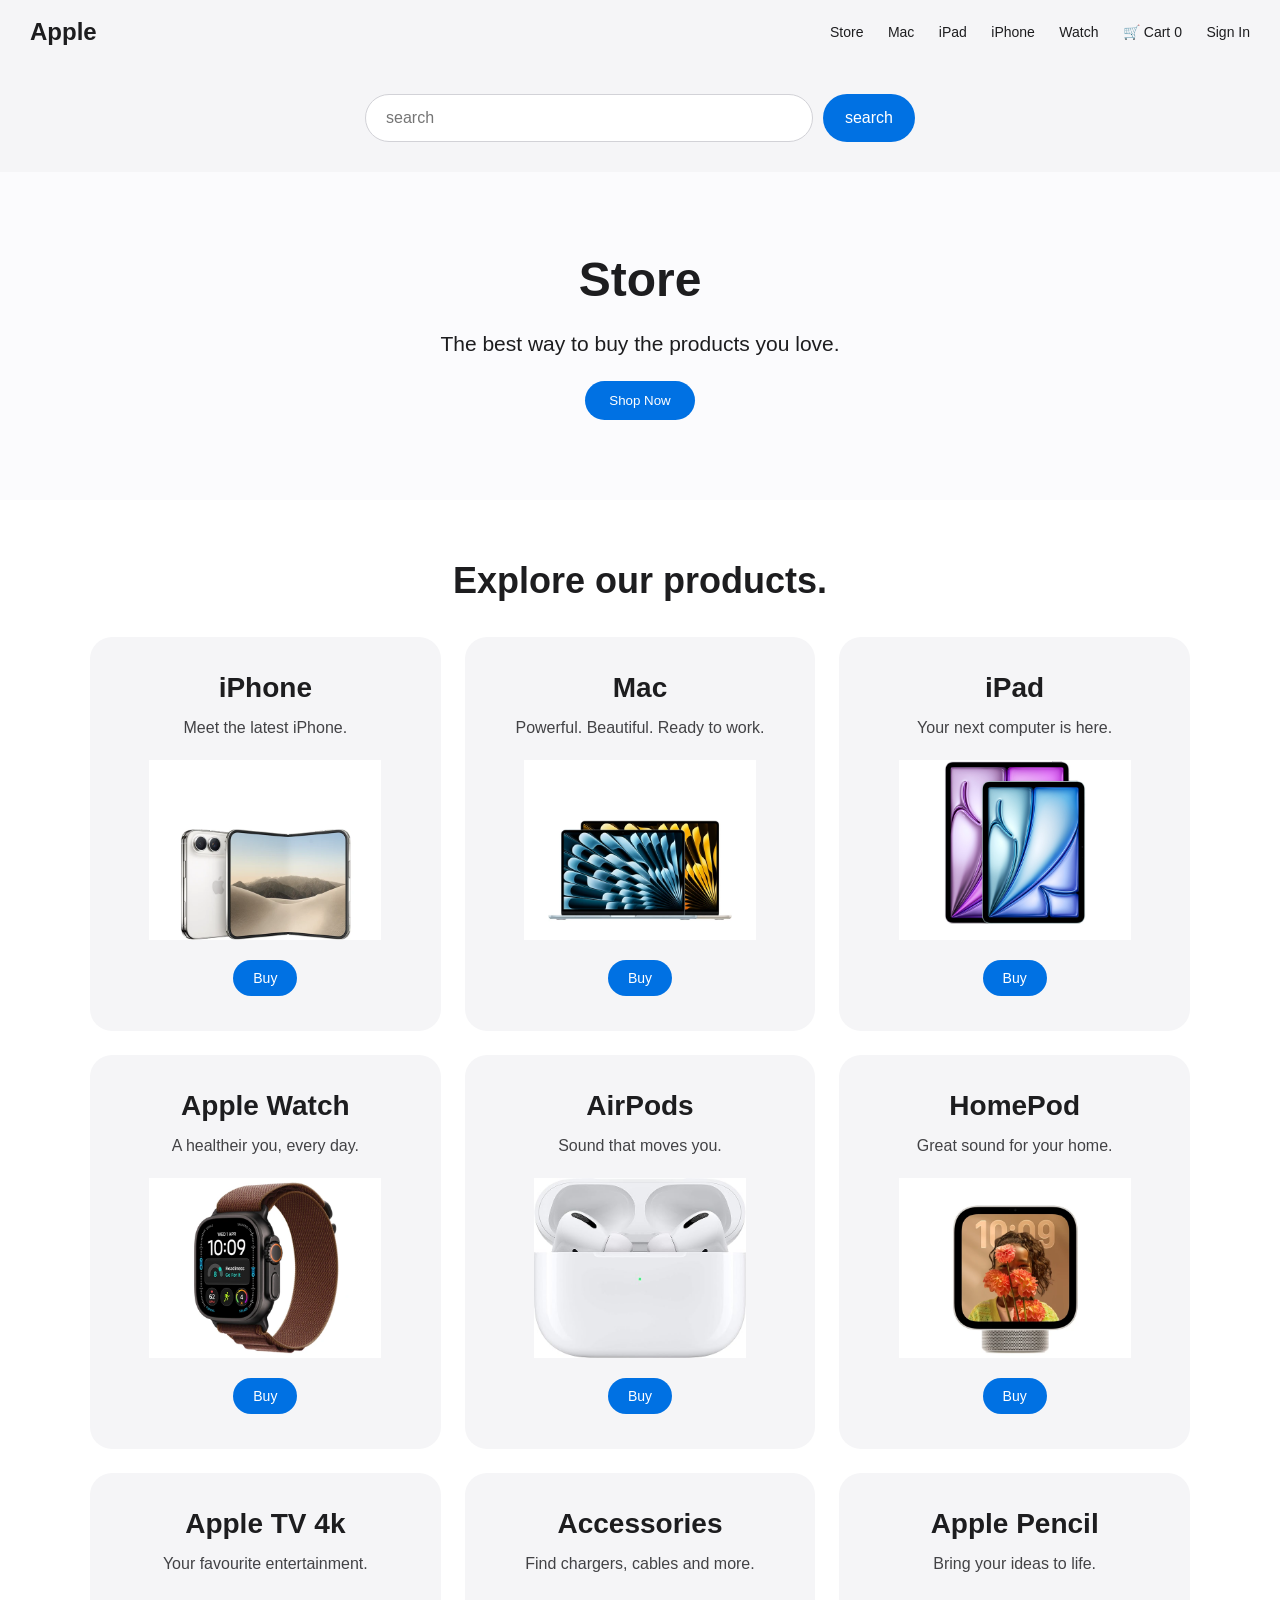
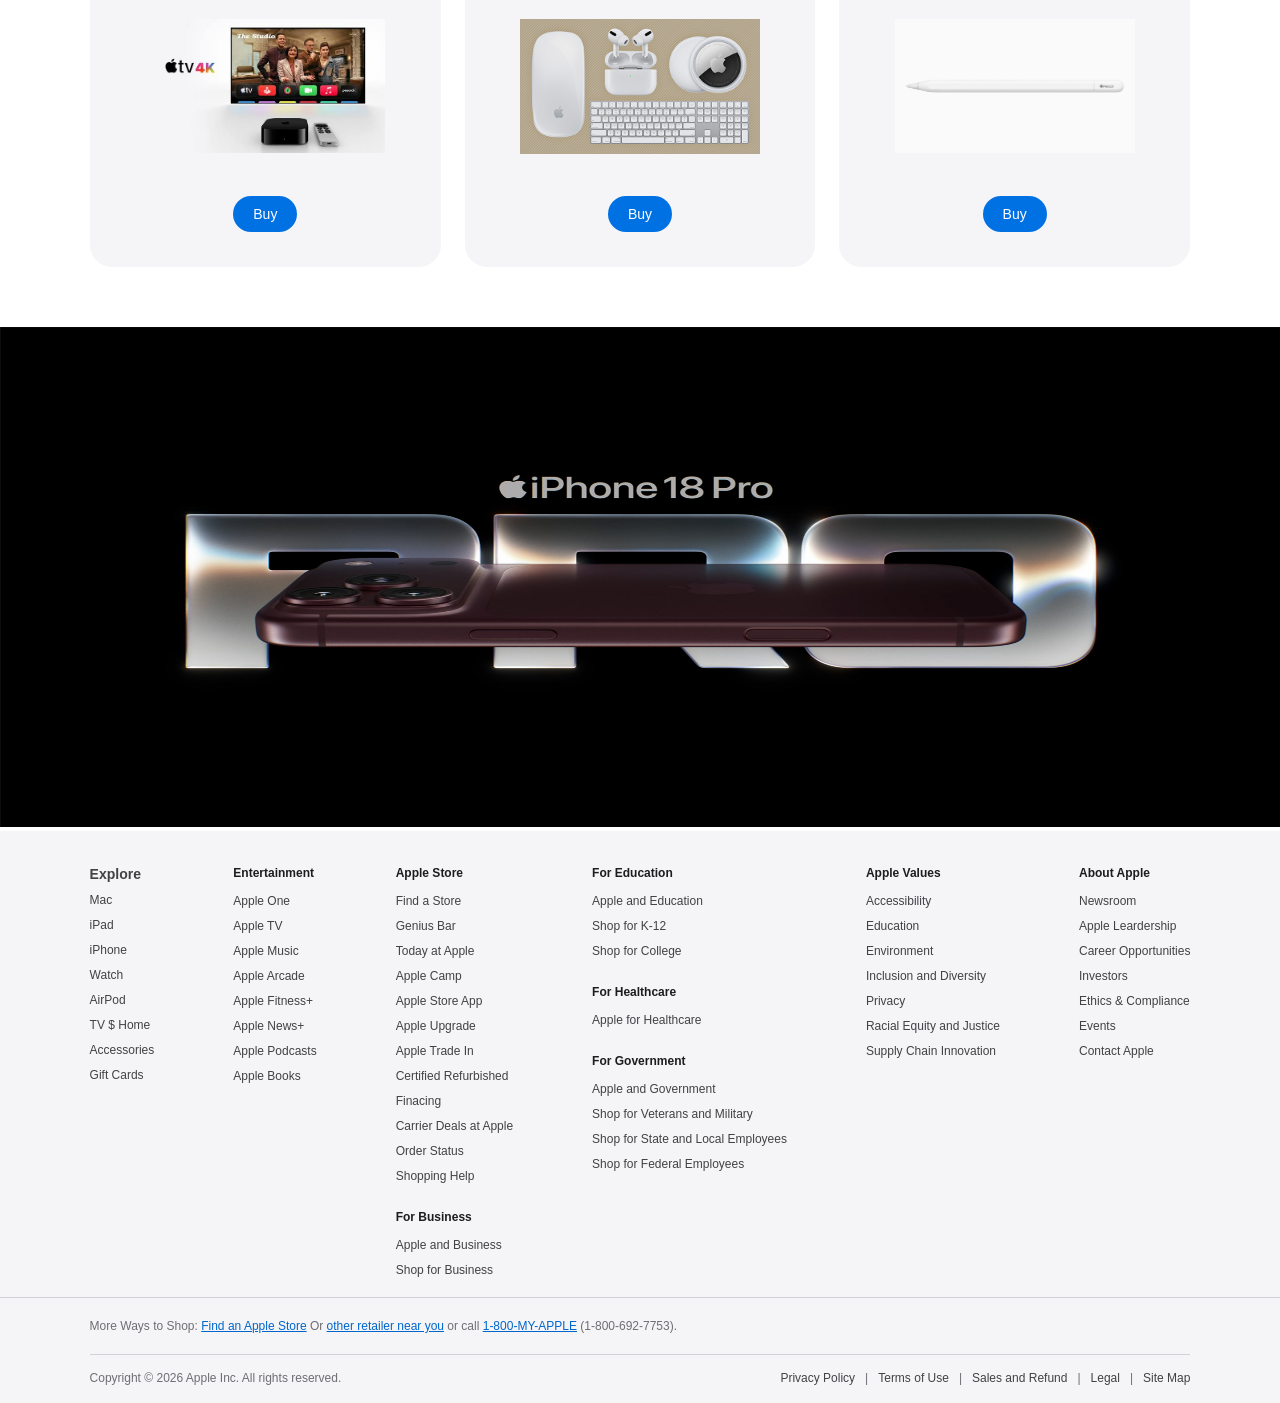
<file: index.html>
<!DOCTYPE html>
<html lang="en">
<head>
    <meta charset="UTF-8">
    <meta name="viewport" content="width=device-width, initial-scale=1.0">
    <title>Apple Store India</title>
    <link rel="stylesheet" href="style.css">
</head>
<body>
    <nav class="navbar">
        <div class="logo">Apple</div>


        <div>
            <a href="index.html">Store</a>
            <a href="mac.html">Mac</a>
            <a href="iPad.html">iPad</a>
            <a href="iPhone.html">iPhone</a>
            <a href="AppleWatch.html">Watch</a>
            <a href="cart.html">🛒 Cart <span id="cart-count">0</span></a>
            <a href="login.html">Sign In</a>
        </div>
    </nav>

    <div class="search-container">
        <form action="#products" method="get">
            <input type="search" name="search" placeholder="search" aria-label="search">
            <button type="submit">search</button>
        </form>
    </div>

    <section class="hero">
        <h1>Store</h1>
        <p>The best way to buy the products you love.</p>
        <button>Shop Now</button>
    </section>

    <section class="products">
        <h2>Explore our products.</h2>

        <div class="product-container">
            <div class="product-card">
            <h3>iPhone</h3>
            <p>Meet the latest iPhone.</p>
            <img src="image/iphone.webp" alt="iPhone" class="product-image">
            <button onclick="showDetails('iPhone')">Buy</button>
        </div>

        <div class="product-card">
            <h3>Mac</h3>
            <p>Powerful. Beautiful. Ready to work.</p>
            <img src="image/mac.webp" alt="iPhone" class="product-image">
            <button onclick="showDetails('Mac')">Buy</button>
        </div>

        <div class="product-card">
            <h3>iPad</h3>
            <p>Your next computer is here.</p>
            <img src="image/ipad.jpg" alt="iPhone" class="product-image">
            <button onclick="showDetails('iPad')">Buy</button>
        </div>

        <div class="product-card">
            <h3>Apple Watch</h3>
            <p>A healtheir you, every day.</p>
            <img src="image/applewatch.webp" alt="iPhone" class="product-image">
            <button onclick="showDetails('Apple Watch')">Buy</button>
        </div>

        <div class="product-card">
            <h3>AirPods</h3>
            <p>Sound that moves you.</p>
            <img src="image/airpods.jpg" alt="iPhone" class="product-image">
            <button onclick="showDetails('AirPods')">Buy</button>
        </div>

        <div class="product-card">
            <h3>HomePod</h3>
            <p>Great sound for your home.</p>
            <img src="image/homepod.webp" alt="iPhone" class="product-image">
            <button onclick="showDetails('HomePod')">Buy</button>
        </div>

        <div class="product-card">
            <h3>Apple TV 4k</h3>
            <p>Your favourite entertainment.</p>
            <img src="image/appletv.jpg" alt="iPhone" class="product-image">
            <button onclick="showDetails('Apple TV 4k')">Buy</button>
        </div>

        <div class="product-card">
            <h3>Accessories</h3>
            <p>Find chargers, cables and more.</p>
            <img src="image/apple-accessories.jpg" alt="iPhone" class="product-image">
            <button onclick="showDetails('Accessories')">Buy</button>
        </div>

        <div class="product-card">
            <h3>Apple Pencil</h3>
            <p>Bring your ideas to life.</p>
            <img src="image/Apple-Pencil.jpg" alt="iPhone" class="product-image">
            <button onclick="showDetails('Apple Pencil')">Buy</button>
        </div>
    </section>
    
        <img src="\image\18pro.png" alt="" class="mm">
    

<script src="script.js"></script>
<div id="product-popup" class="popup">
    <div class="popup-content">
        <button class="close-btn" onclick="closeDetails()">×</button>
        <h2 id="popup-title"></h2>
        <img id="popup-image" class="product-image" alt="Product">
        <p id="popup-description"></p>
        <h3 id="popup-price"></h3>
        <button onclick="buyNow()">Buy Now</button>
        <button onclick="addToCart()">Add to Cart</button>
    </div>
</div>

<!--Apple Style footer-->
<footer class="apple-footer">

        <div class="footer-column">
            <h3>Explore</h3>
            <a href="https://www.apple.com/mac/">Mac</a>
            <a href="https://www.apple.com/ipad/">iPad</a>
            <a href="https://www.apple.com/iphone/">iPhone</a>
            <a href="https://www.apple.com/watch/">Watch</a>
            <a href="https://www.apple.com/airpods/">AirPod</a>
            <a href="https://www.apple.com/home/">TV $ Home</a>
            <a href="https://www.apple.com/shop/accessories/all">Accessories</a>
            <a href="https://www.apple.com/shop/gift-cards">Gift Cards</a>
        </div>



    <div class="footer-column">
        <h4>Entertainment</h4>
        <a href="https://www.apple.com/apple-one/">Apple One</a>
        <a href="https://www.apple.com/apple-tv/">Apple TV</a>
        <a href="https://www.apple.com/apple-music/">Apple Music</a>
        <a href="https://www.apple.com/apple-arcade/">Apple Arcade</a>
        <a href="https://www.apple.com/apple-fitness-plus/">Apple Fitness+</a>
        <a href="https://www.apple.com/apple-news/">Apple News+</a>
        <a href="https://www.apple.com/apple-podcasts/">Apple Podcasts</a>
        <a href="https://www.apple.com/apple-books/">Apple Books</a>
    </div>

    <div class="footer-column">
        <h4>Apple Store</h4>
        <a href="https://www.apple.com/retail/">Find a Store</a>
        <a href="https://www.apple.com/retail/geniusbar/">Genius Bar</a>
        <a href="https://www.apple.com/today/">Today at Apple</a>
        <a href="https://www.apple.com/today/camp/">Apple Camp</a>
        <a href="https://apps.apple.com/us/app/apple-store/id375380948">Apple Store App</a>
        <a href="https://www.apple.com/shop/apple-upgrade">Apple Upgrade</a>
        <a href="https://www.apple.com/shop/trade-in">Apple Trade In</a>
        <a href="https://www.apple.com/shop/refurbished">Certified Refurbished</a>
        <a href="https://www.apple.com/shop/browse/financing">Finacing</a>
        <a href="https://www.apple.com/shop/buy-iphone/carrier-offers">Carrier Deals at Apple</a>
        <a href="https://secure8.store.apple.com/shop/signIn/orders">Order Status</a>
        <a href="https://www.apple.com/shop/help">Shopping Help</a>
    

    
        <h4>For Business</h4>
        <a href="https://www.apple.com/business/">Apple and Business</a>
        <a href="https://www.apple.com/retail/business/">Shop for Business</a>
    </div>

    <div class="footer-column">
        <h4>For Education</h4>
        <a href="#">Apple and Education</a>
        <a href="#">Shop for K-12</a>
        <a href="#">Shop for College</a>
    
        <h4>For Healthcare</h4>
        <a href="#">Apple for Healthcare</a>
    
        <h4>For Government</h4>
        <a href="#">Apple and Government</a>
        <a href="#">Shop for Veterans and Military</a>
        <a href="#">Shop for State and Local Employees</a>
        <a href="#">Shop for Federal Employees</a>
    </div>

    <div class="footer-column">
        <h4>Apple Values</h4>
        <a href="https://www.apple.com/accessibility/">Accessibility</a>
        <a href="https://www.apple.com/education-initiative/">Education</a>
        <a href="https://www.apple.com/environment/">Environment</a>
        <a href="https://www.apple.com/diversity/">Inclusion and Diversity</a>
        <a href="https://www.apple.com/privacy/">Privacy</a>
        <a href="https://www.apple.com/racial-equity-justice-initiative/">Racial Equity and Justice</a>
        <a href="https://www.apple.com/supply-chain/">Supply Chain Innovation</a>
    </div>

    <div class="footer-column">
        <h4>About Apple</h4>
        <a href="https://www.apple.com/newsroom/">Newsroom</a>
        <a href="https://www.apple.com/leadership/">Apple Leardership</a>
        <a href="https://www.apple.com/careers/us/">Career Opportunities</a>
        <a href="https://investor.apple.com/investor-relations/default.aspx">Investors</a>
        <a href="https://www.apple.com/compliance/">Ethics & Compliance</a>
        <a href="https://www.apple.com/apple-events/">Events</a>
        <a href="https://www.apple.com/contact/">Contact Apple</a>
    </div>
</footer>


<!--footer bottom section-->
<div class="footer-bottom">
    
    <div class="more-ways-shop">
        More Ways to Shop:
        <a href="find-store.html">Find an Apple Store</a>
        Or
        <a href="other-retailer.html">other retailer near you</a>
        or call
        <a href="tel:18006927753">1-800-MY-APPLE</a>
        (1-800-692-7753).
    </div>

    <div class="copyright-row">
        <span>Copyright © 2026 Apple Inc. All rights reserved.</span>

        <div class="copyright-links">
            <a href="#">Privacy Policy</a>
            <span>|</span>
            <a href="#">Terms of Use</a>
            <span>|</span>
            <a href="#">Sales and Refund</a>
            <span>|</span>
            <a href="#">Legal</a>
            <span>|</span>
            <a href="#"> Site Map</a>
        </div>
    </div>
</div>


</body>
</html>
</file>
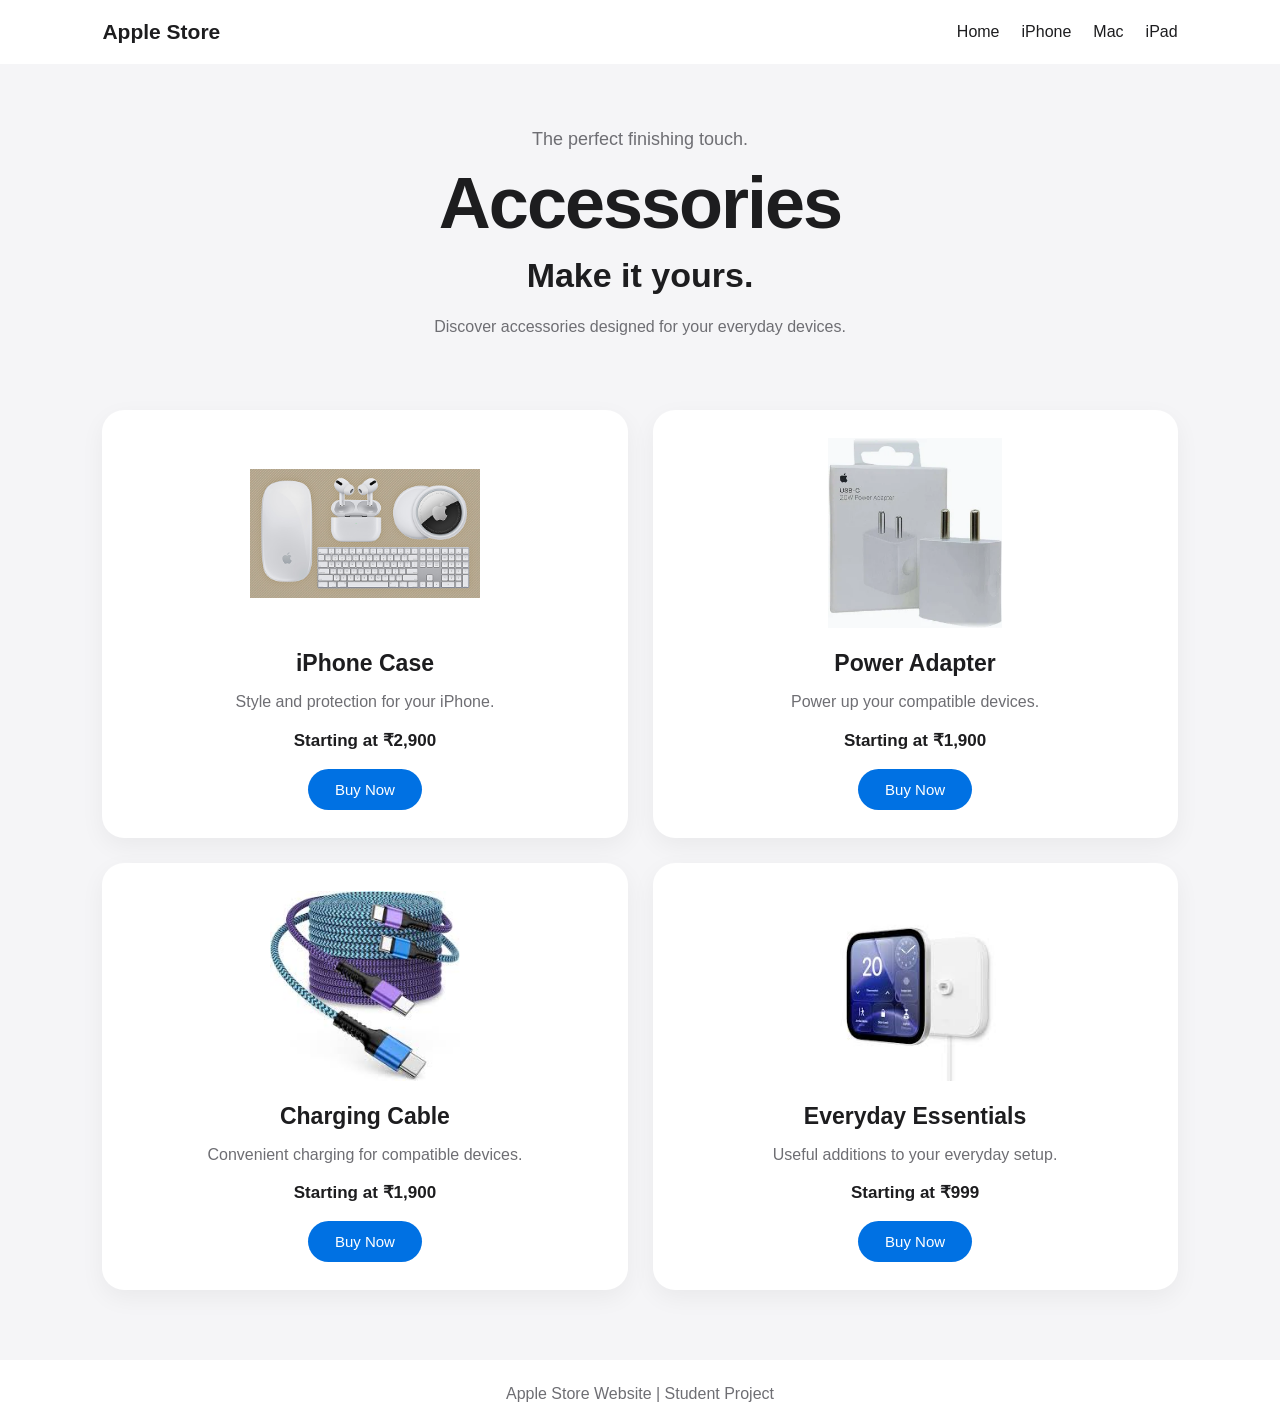
<file: Accessories.html>
<!DOCTYPE html>
<html lang="en">
<head>
    <meta charset="UTF-8">
    <meta name="viewport" content="width=device-width, initial-scale=1.0">
    <title>Accessories | Apple Store</title>
    <link rel="stylesheet" href="Accessories.css">
</head>
<body>

    <nav class="navbar">
        <a href="index.html" class="logo">Apple Store</a>

        <div class="nav-links">
            <a href="index.html">Home</a>
            <a href="iphone.html">iPhone</a>
            <a href="mac.html">Mac</a>
            <a href="ipad.html">iPad</a>
        </div>
    </nav>

    <header class="hero">
        <p class="eyebrow">The perfect finishing touch.</p>
        <h1>Accessories</h1>
        <h2>Make it yours.</h2>
        <p>Discover accessories designed for your everyday devices.</p>
    </header>

    <section class="products">

        <div class="product-card">
            <img src="image/apple-accessories.jpg" alt="Phone case">
            <h3>iPhone Case</h3>
            <p>Style and protection for your iPhone.</p>
            <h4>Starting at ₹2,900</h4>
            <button onclick="alert('iPhone Case selected!')">
                Buy Now
            </button>
        </div>

        <div class="product-card">
            <img src="image/apple adapter.webp" alt="Power adapter">
            <h3>Power Adapter</h3>
            <p>Power up your compatible devices.</p>
            <h4>Starting at ₹1,900</h4>
            <button onclick="alert('Power Adapter selected!')">
                Buy Now
            </button>
        </div>

        <div class="product-card">
            <img src="image/apple cable.jpg" alt="Charging cable">
            <h3>Charging Cable</h3>
            <p>Convenient charging for compatible devices.</p>
            <h4>Starting at ₹1,900</h4>
            <button onclick="alert('Charging Cable selected!')">
                Buy Now
            </button>
        </div>

        <div class="product-card">
            <img src="image/Essentials apple.jpg" alt="Device accessories">
            <h3>Everyday Essentials</h3>
            <p>Useful additions to your everyday setup.</p>
            <h4>Starting at ₹999</h4>
            <button onclick="alert('Everyday Essentials selected!')">
                Buy Now
            </button>
        </div>

    </section>

    <footer>
        Apple Store Website | Student Project
    </footer>

</body>
</html>
</file>
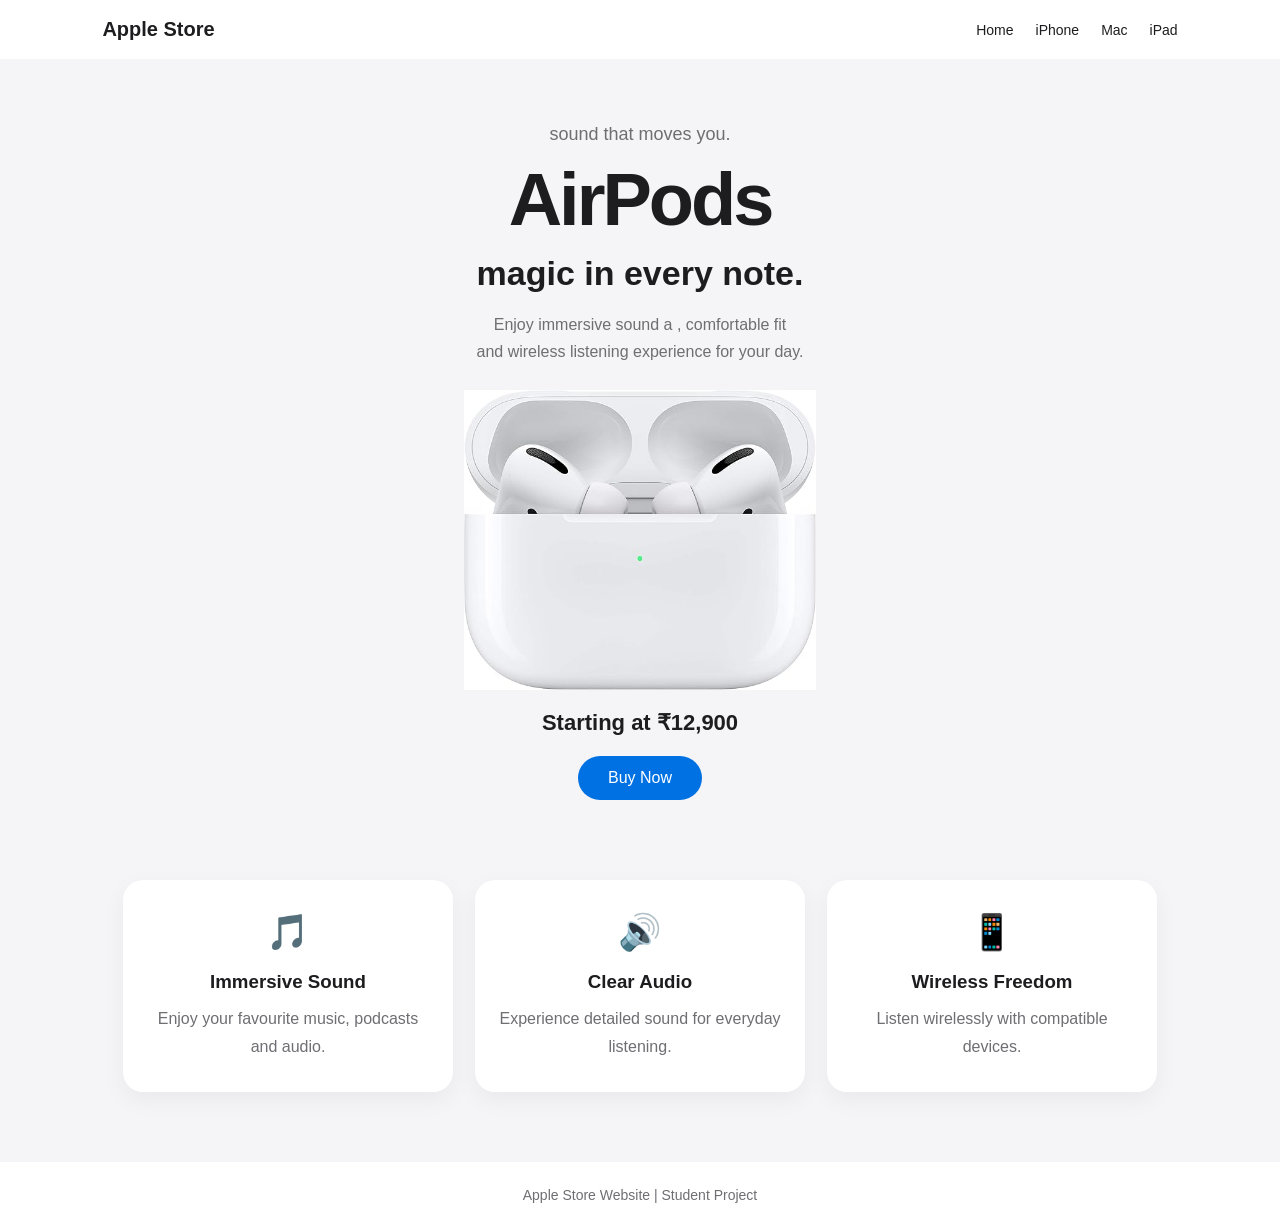
<file: AirPod.html>
<!DOCTYPE html>
<html lang="en">
<head>
    <meta charset="UTF-8">
    <meta name="viewport" content="width=device-width, initial-scale=1.0">
    <title>AirPods | Apple Store</title>
    <link rel="stylesheet" href="AirPod.css">
</head>
<body>

    <nav class="navbar">
        <a href="index.html" class="logo">Apple Store</a>

        <div class="nav-links">
            <a href="index.html">Home</a>
            <a href="iphone.html">iPhone</a>
            <a href="mac.html">Mac</a>
            <a href="ipad.html">iPad</a>
        </div>
    </nav>

    <section class="hero">
        <p class="eyebrow">sound that moves you.</p>
        <h1>AirPods</h1>
        <h2>magic in every note.</h2>
        <p class="description">
            Enjoy immersive sound a , comfortable fit <br>
            and wireless listening experience for your day.</p>
            <img src="image/airpods.jpg" alt="AirPod" class="airpods-image">
            <h3>Starting at ₹12,900</h3>
            <button onclick="alert('Thank you for choosing AirPods!')">Buy Now</button>
    </section>

    <section class="features">
        <div class="feature-card">
            <span>🎵</span>
            <h3>Immersive Sound</h3>
            <p>Enjoy your favourite music, podcasts and audio.</p>
        </div>

        <div class="feature-card">
            <span>🔊</span>
            <h3>Clear Audio</h3>
            <p>Experience detailed sound for everyday listening.</p>
        </div>

        <div class="feature-card">
            <span>📱</span>
            <h3>Wireless Freedom</h3>
            <p>Listen wirelessly with compatible devices.</p>
        </div>
    </section>

    <footer>
        <p>Apple Store Website | Student Project</p>
    </footer>
    
</body>
</html>
</file>
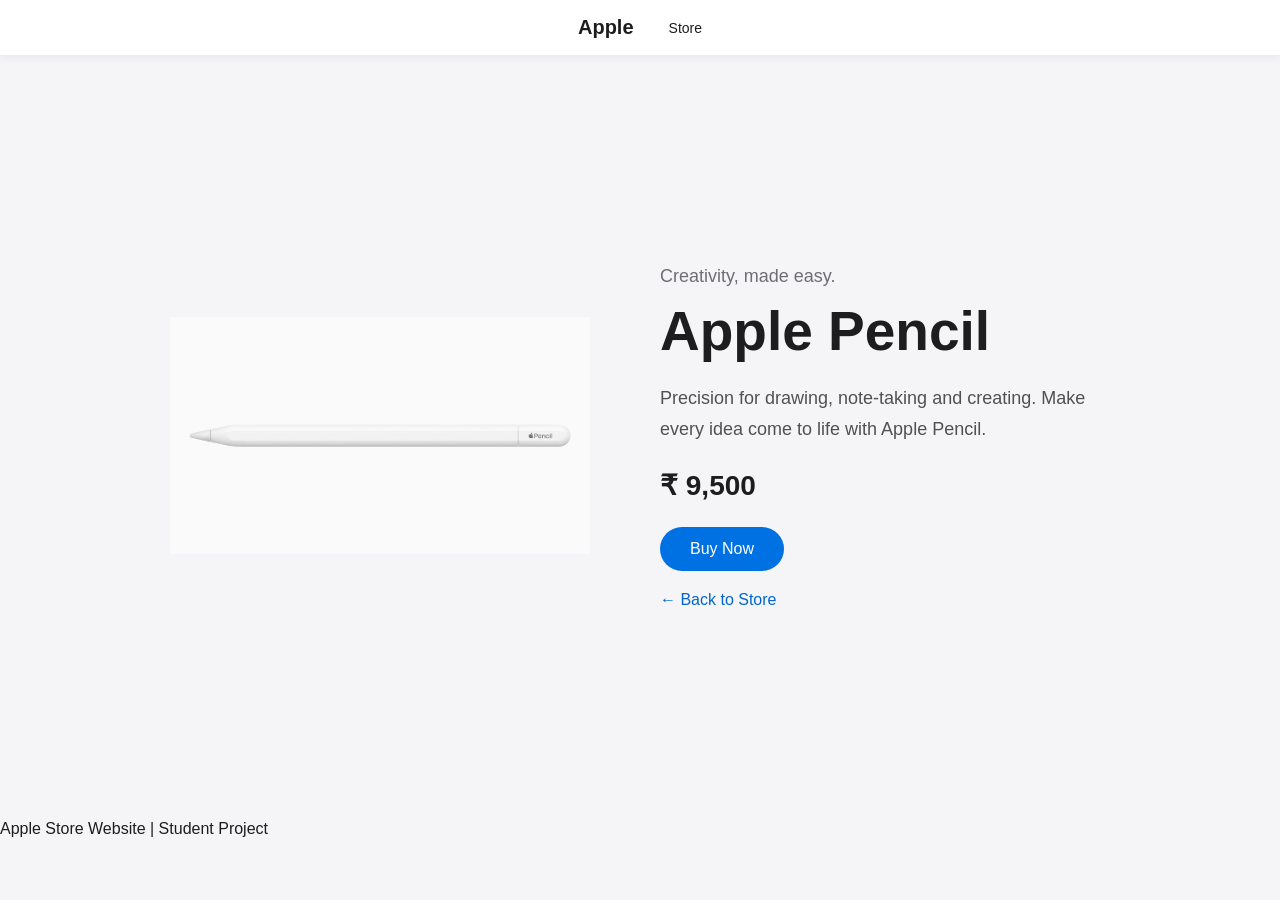
<file: ApplePencil.html>
<!DOCTYPE html>
<html lang="en">
<head>
    <meta charset="UTF-8">
    <meta name="viewport" content="width=device-width, initial-scale=1.0">
    <title>Apple Pencil - Apple Store</title>
    <link rel="stylesheet" href="ApplePencil.css">
</head>
<body>

    <nav class="navbar">
        <a href="index.html" class="logo">Apple</a>
        <a href="index.html">Store</a>
    </nav>

    <section class="product">
        <div class="product-image">
            <img src="image/Apple-Pencil.jpg" alt="Apple Pencil">
        </div>

        <div class="product-info">
            <p class="tag">Creativity, made easy.</p>
            <h1>Apple Pencil</h1>
            <p class="description">
                Precision for drawing, note-taking and creating.
                Make every idea come to life with Apple Pencil.
            </p>
            <h2>₹ 9,500</h2>
            <button onclick="buyPencil()">Buy Now</button>
            <a href="index.html" class="back">← Back to Store</a>
        </div>
    </section>

    <footer>
        <p>Apple Store Website | Student Project</p>
    </footer>



</body>
</html>
</file>
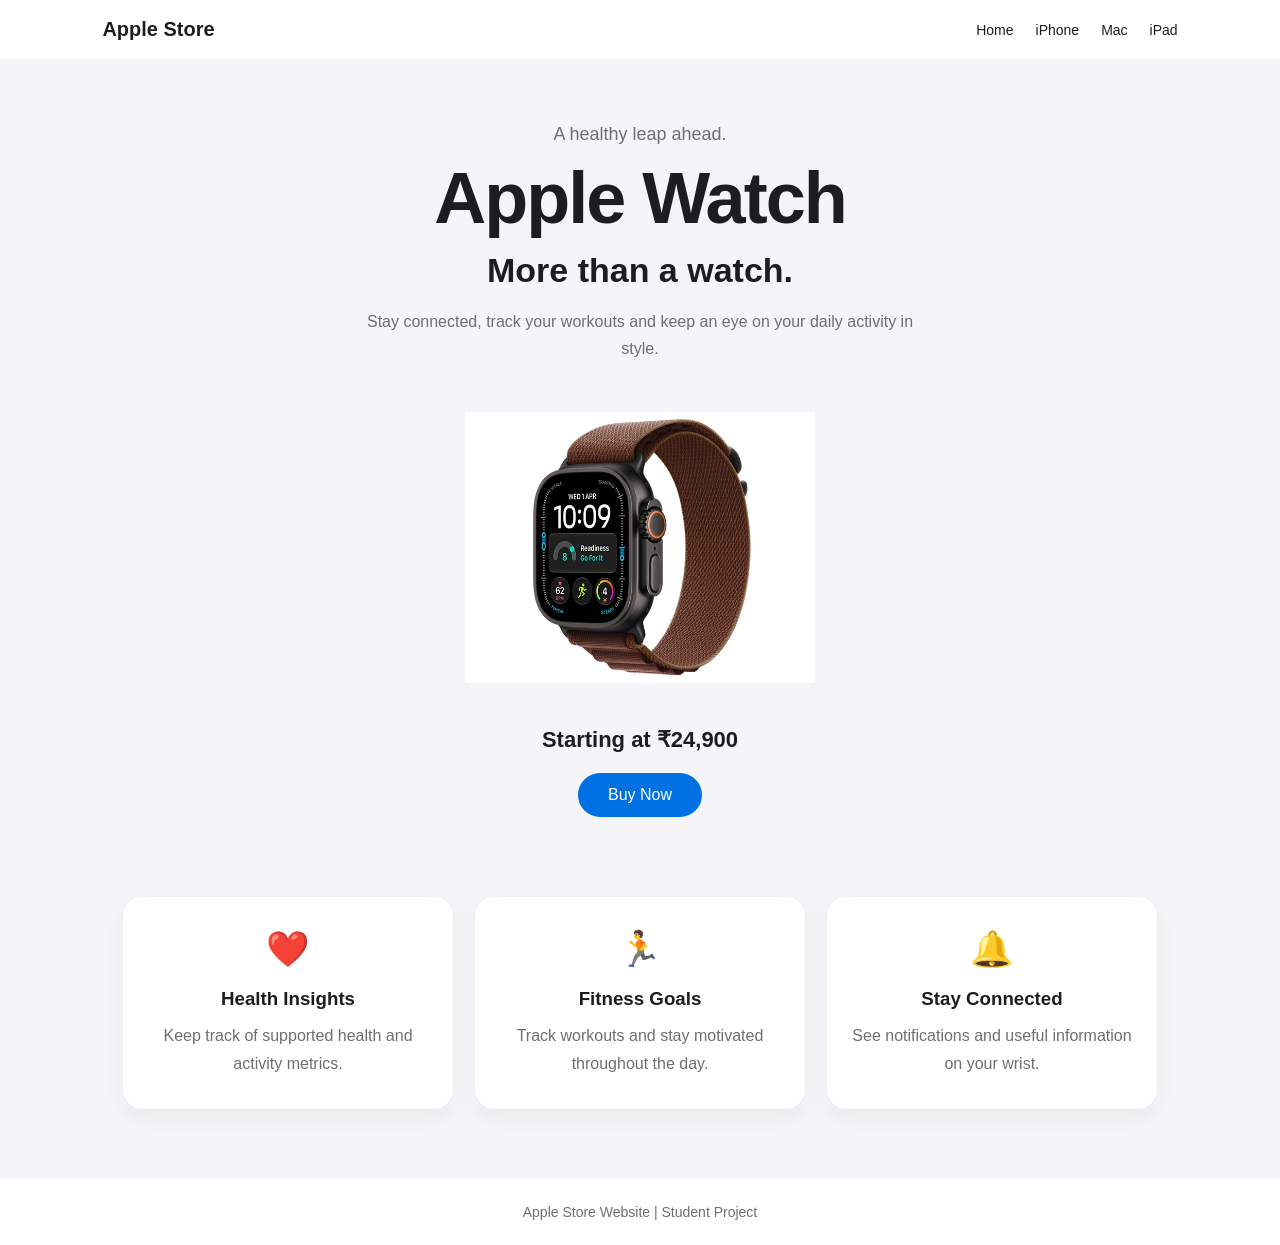
<file: AppleWatch.html>
<!DOCTYPE html>
<html lang="en">
<head>
    <meta charset="UTF-8">
    <meta name="viewport" content="width=device-width, initial-scale=1.0">
    <title>Apple Watch | Apple Store</title>
    <link rel="stylesheet" href="AppleWatch.css">
</head>
<body>

    <nav class="navbar">
        <a href="index.html" class="logo">Apple Store</a>

        <div class="nav-links">
            <a href="index.html">Home</a>
            <a href="iphone.html">iPhone</a>
            <a href="mac.html">Mac</a>
            <a href="ipad.html">iPad</a>
        </div>
    </nav>

    <section class="hero">
        <p class="eyebrow">A healthy leap ahead.</p>

        <h1>Apple Watch</h1>
        <h2>More than a watch.</h2>

        <p class="description">
            Stay connected, track your workouts and keep
            an eye on your daily activity in style.
        </p>

        <img src="image/applewatch.webp" alt="Apple Watch"class="watch-image">

        <h3>Starting at ₹24,900</h3>

        <button onclick="alert('Thank you for choosing Apple Watch!')">
            Buy Now
        </button>
    </section>

    <section class="features">
        <div class="feature-card">
            <span>❤️</span>
            <h3>Health Insights</h3>
            <p>Keep track of supported health and activity metrics.</p>
        </div>

        <div class="feature-card">
            <span>🏃</span>
            <h3>Fitness Goals</h3>
            <p>Track workouts and stay motivated throughout the day.</p>
        </div>

        <div class="feature-card">
            <span>🔔</span>
            <h3>Stay Connected</h3>
            <p>See notifications and useful information on your wrist.</p>
        </div>
    </section>

    <footer>
        <p>Apple Store Website | Student Project</p>
    </footer>

</body>
</html>
</file>
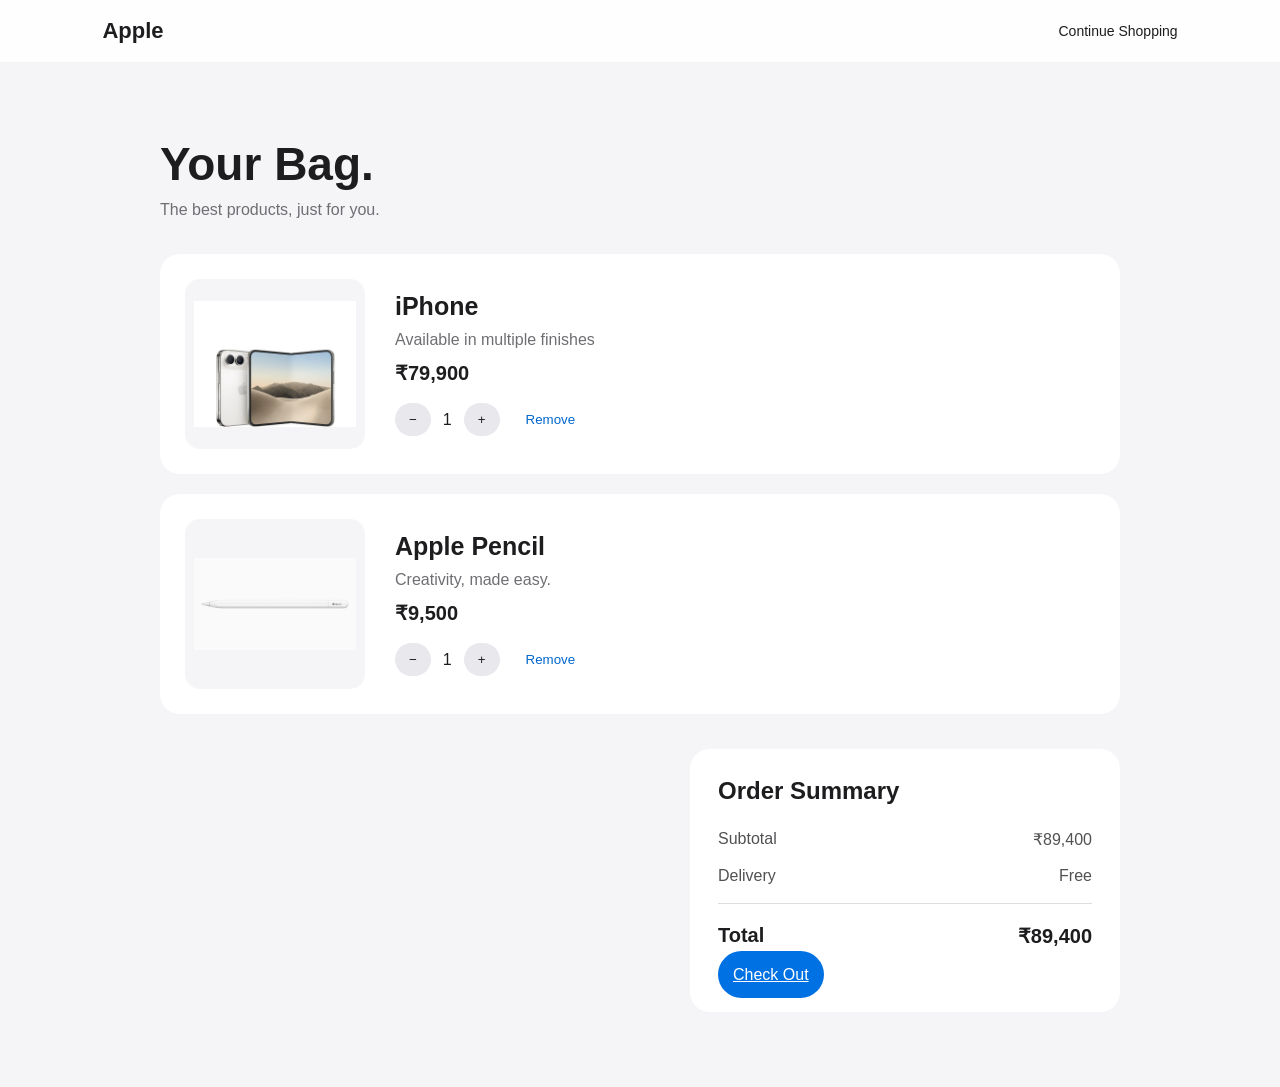
<file: cart.html>
<!DOCTYPE html>
<html lang="en">
<head>
    <meta charset="UTF-8">
    <meta name="viewport" content="width=device-width, initial-scale=1.0">
    <title>Your Bag | Apple Store</title>
    <link rel="stylesheet" href="cart.css">
</head>
<body>

    <nav class="navbar">
        <a href="index.html" class="logo">Apple</a>
        <a href="index.html">Continue Shopping</a>
    </nav>

    <main class="cart-container">
        <h1>Your Bag.</h1>
        <p class="subtitle">The best products, just for you.</p>

        <section class="cart-item">
            <div class="product-image">
                <img src="image/iphone.webp" alt="iPhone">
            </div>

            <div class="product-info">
                <h2>iPhone</h2>
                <p>Available in multiple finishes</p>
                <p class="price">₹79,900</p>

                <div class="actions">
                    <button type="button">−</button>
                    <span>1</span>
                    <button type="button">+</button>
                    <button type="button" class="remove">Remove</button>
                </div>
            </div>
        </section>

        <section class="cart-item">
            <div class="product-image">
                <img src="image/Apple-Pencil.jpg" alt="Apple Pencil">
            </div>

            <div class="product-info">
                <h2>Apple Pencil</h2>
                <p>Creativity, made easy.</p>
                <p class="price">₹9,500</p>

                <div class="actions">
                    <button type="button">−</button>
                    <span>1</span>
                    <button type="button">+</button>
                    <button type="button" class="remove">Remove</button>
                </div>
            </div>
        </section>

        <section class="summary">
            <h2>Order Summary</h2>
            <div class="summary-row">
                <span>Subtotal</span>
                <span>₹89,400</span>
            </div>
            <div class="summary-row">
                <span>Delivery</span>
                <span>Free</span>
            </div>
            <div class="summary-row total">
                <span>Total</span>
                <span>₹89,400</span>
            </div>

            <a href="checkout.html" class="checkout">Check Out</a>
            
        </section>
    </main>

</body>
</html>
</file>
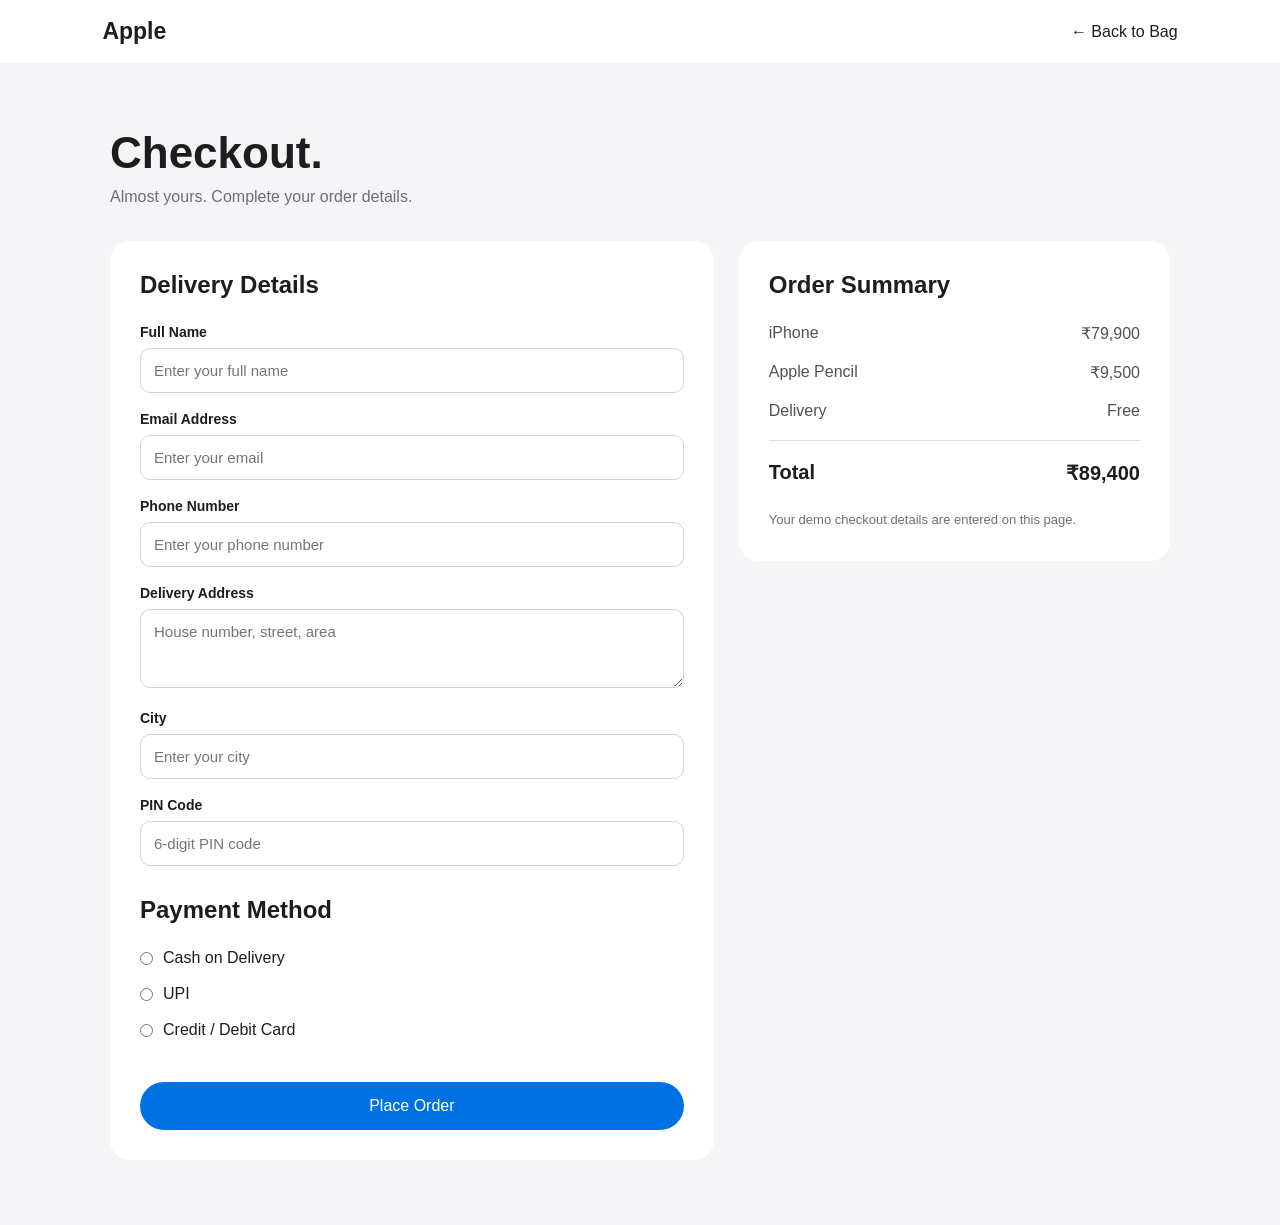
<file: checkout.html>
<!DOCTYPE html>
<html lang="en">
<head>
    <meta charset="UTF-8">
    <meta name="viewport" content="width=device-width, initial-scale=1.0">
    <title>Checkout | Apple Store</title>
    <link rel="stylesheet" href="checkout.css">
</head>
<body>

    <nav class="navbar">
        <a href="index.html" class="logo">Apple</a>
        <a href="cart.html">← Back to Bag</a>
    </nav>

    <main class="checkout-container">
        <h1>Checkout.</h1>
        <p class="subtitle">Almost yours. Complete your order details.</p>

        <div class="checkout-layout">

            <section class="checkout-form">
                <h2>Delivery Details</h2>

                <form action="#" method="get">
                    <label for="fullname">Full Name</label>
                    <input type="text" id="fullname" name="fullname"
                           placeholder="Enter your full name" required>

                    <label for="email">Email Address</label>
                    <input type="email" id="email" name="email"
                           placeholder="Enter your email" required>

                    <label for="phone">Phone Number</label>
                    <input type="tel" id="phone" name="phone"
                           placeholder="Enter your phone number" required>

                    <label for="address">Delivery Address</label>
                    <textarea id="address" name="address"
                              placeholder="House number, street, area"
                              rows="3" required></textarea>

                    <label for="city">City</label>
                    <input type="text" id="city" name="city"
                           placeholder="Enter your city" required>

                    <label for="pincode">PIN Code</label>
                    <input type="text" id="pincode" name="pincode"
                           placeholder="6-digit PIN code"
                           pattern="[0-9]{6}" required>

                    <h2 class="payment-heading">Payment Method</h2>

                    <label class="payment-option">
                        <input type="radio" name="payment" value="cod" required>
                        Cash on Delivery
                    </label>

                    <label class="payment-option">
                        <input type="radio" name="payment" value="upi">
                        UPI
                    </label>

                    <label class="payment-option">
                        <input type="radio" name="payment" value="card">
                        Credit / Debit Card
                    </label>

                    <button type="submit" class="place-order">
                        Place Order
                    </button>
                </form>
            </section>

            <aside class="order-summary">
                <h2>Order Summary</h2>

                <div class="summary-row">
                    <span>iPhone</span>
                    <span>₹79,900</span>
                </div>

                <div class="summary-row">
                    <span>Apple Pencil</span>
                    <span>₹9,500</span>
                </div>

                <div class="summary-row">
                    <span>Delivery</span>
                    <span>Free</span>
                </div>

                <div class="summary-row total">
                    <span>Total</span>
                    <span>₹89,400</span>
                </div>

                <p class="secure-note">
                    Your demo checkout details are entered on this page.
                </p>
            </aside>

        </div>
    </main>

</body>
</html>
</file>
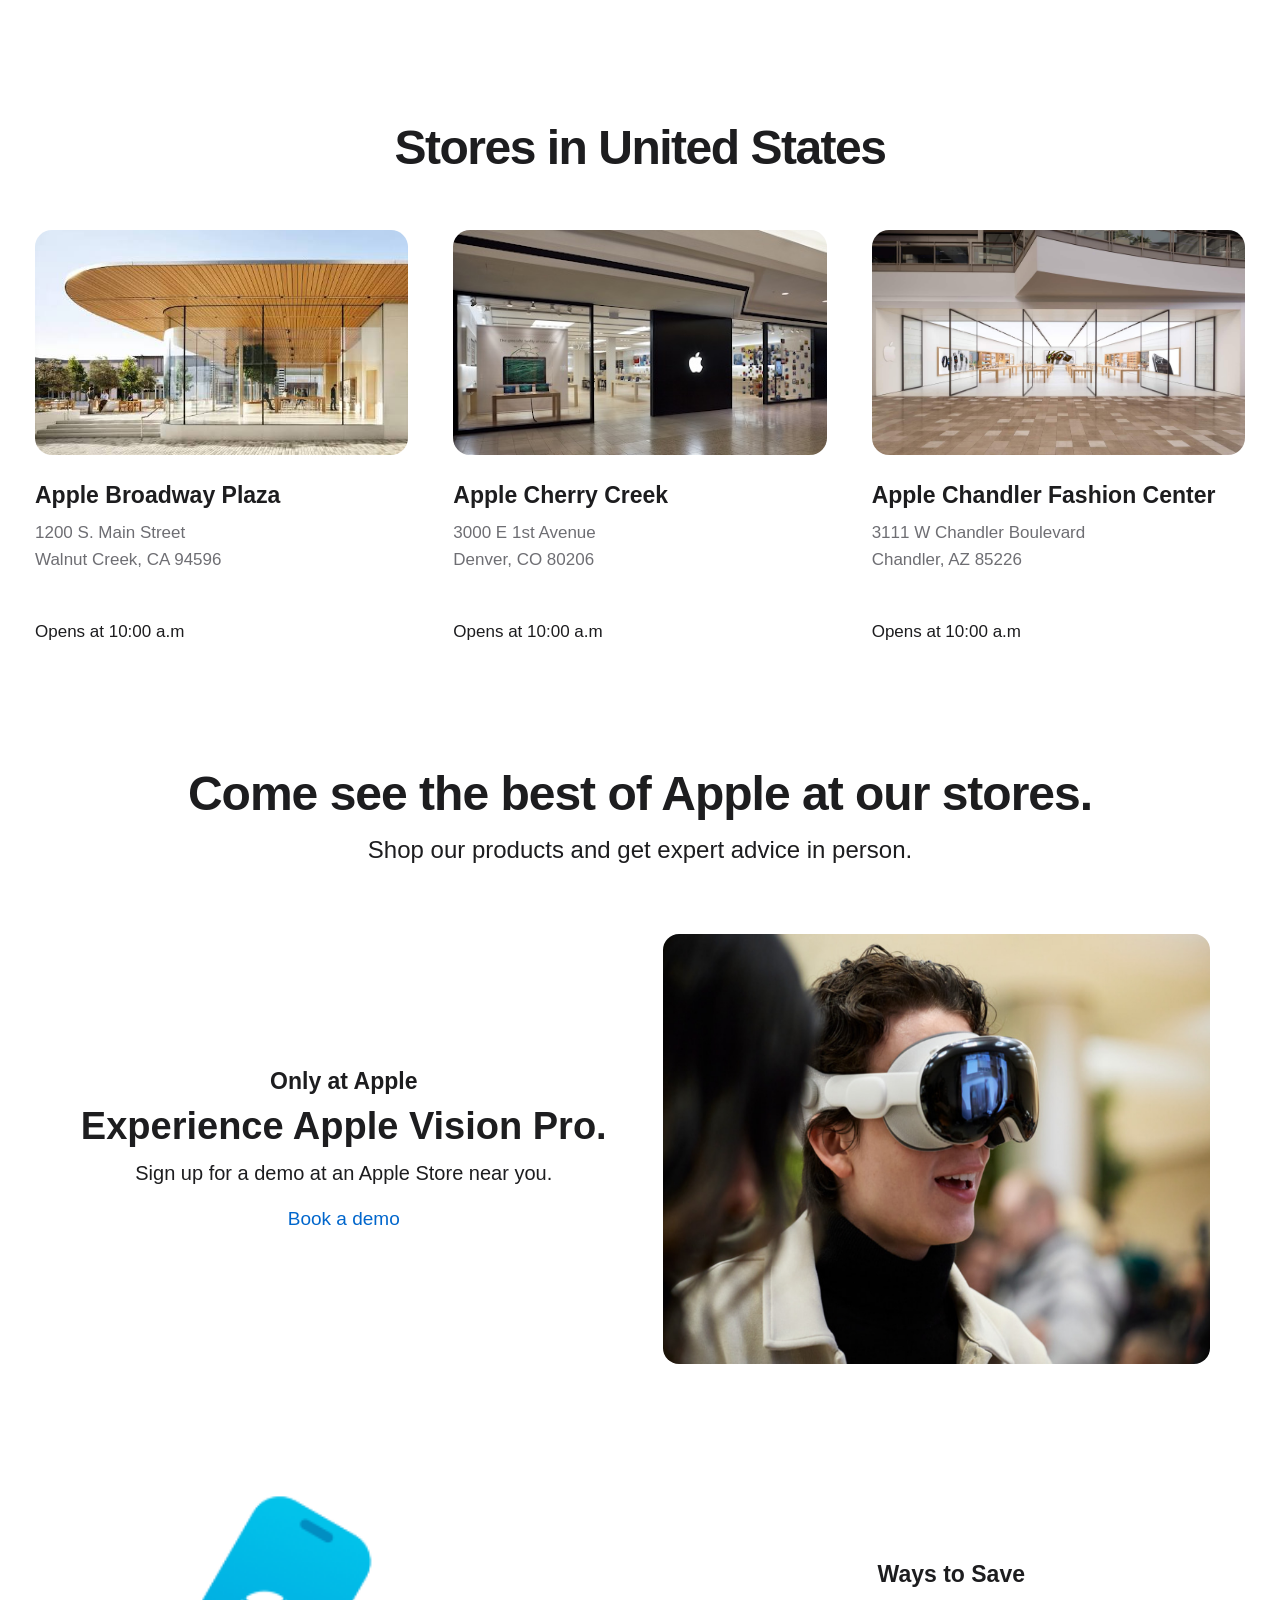
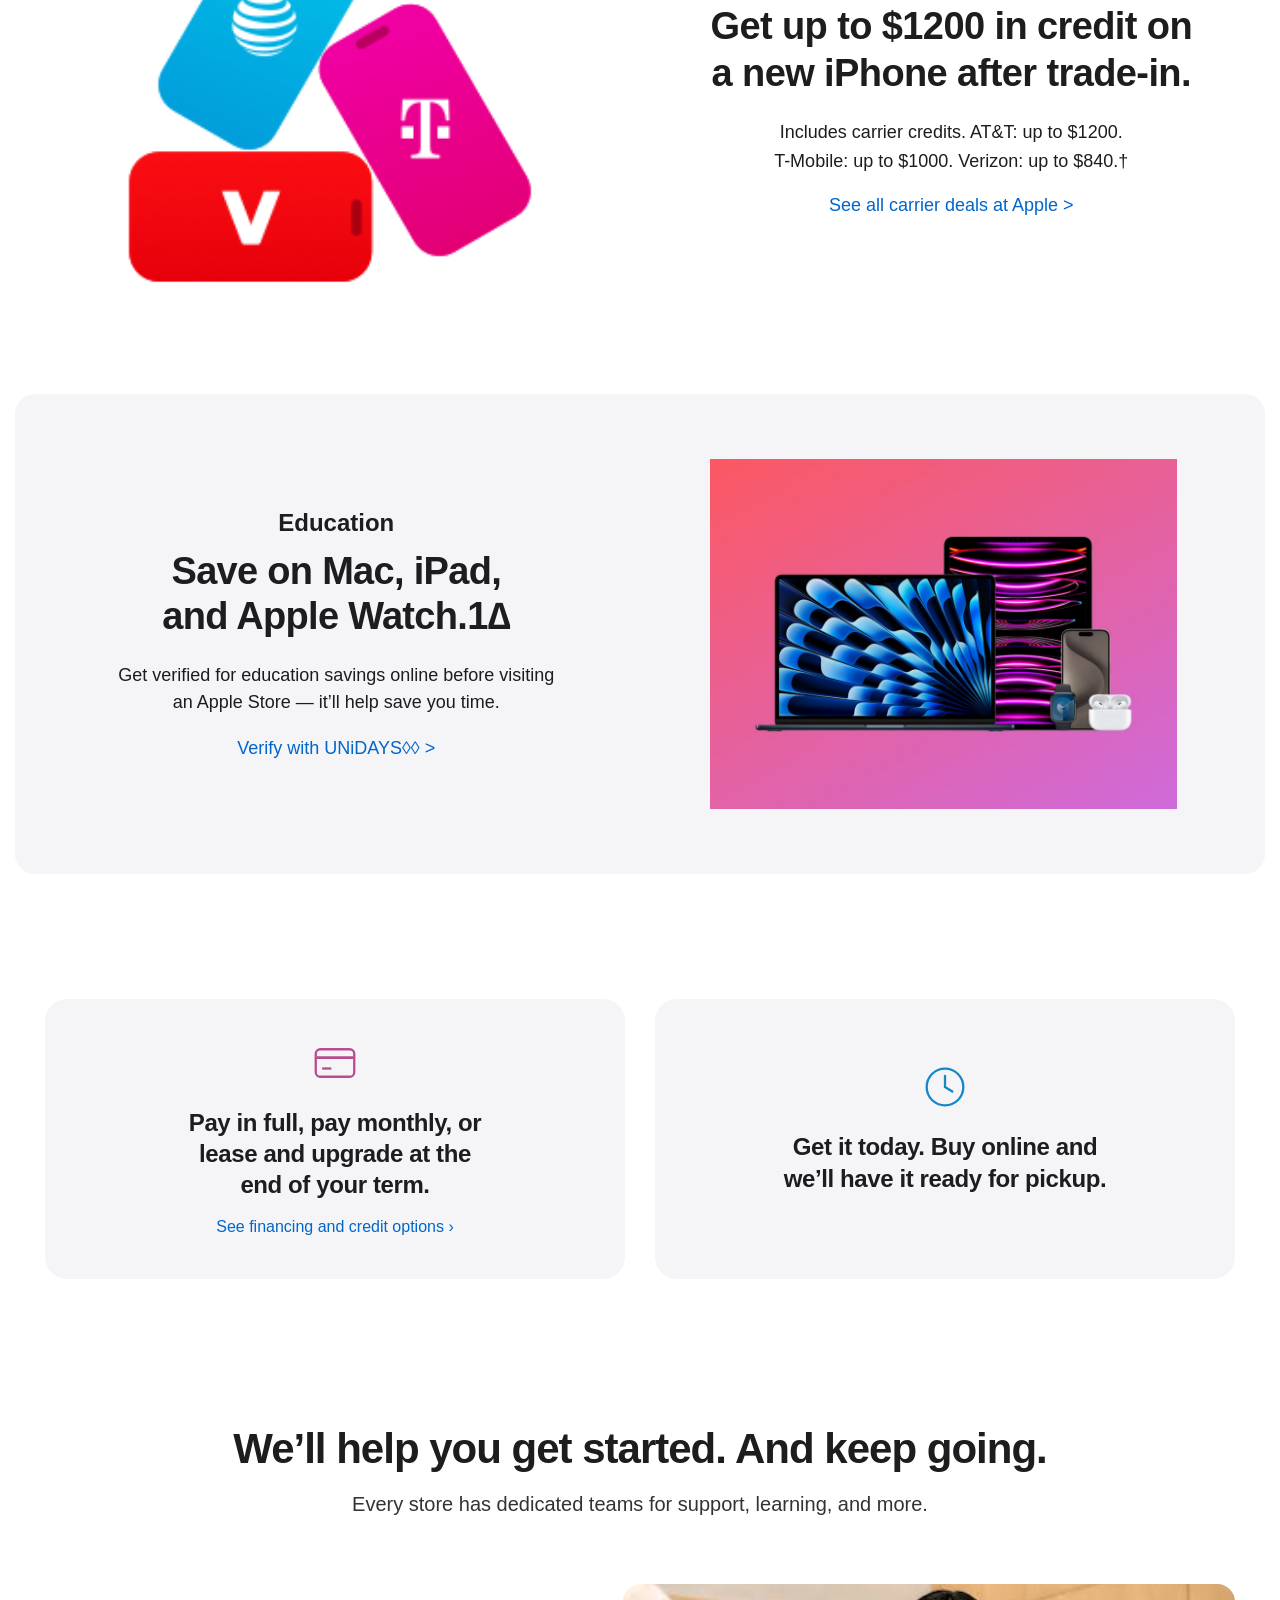
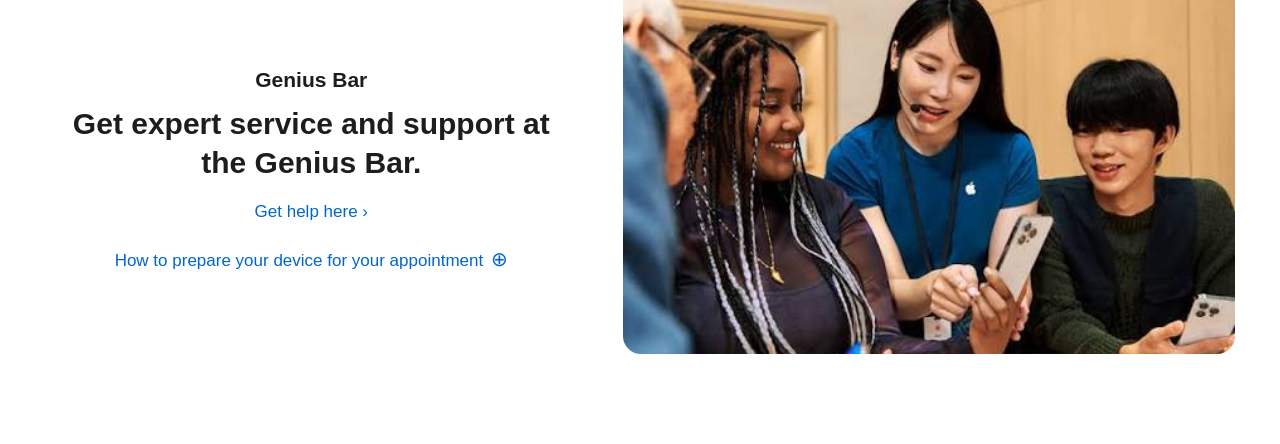
<file: find-store.html>
<!DOCTYPE html>
<html lang="en">
<head>
    <meta charset="UTF-8">
    <meta name="viewport" content="width=device-width, initial-scale=1.0">
    <title>Find a Store - Apple</title>
    <link rel="stylesheet" href="find-store.css">
</head>
<body>
    <main class="stores-section">

        <h1>Stores in United States</h1>

        <div class="stores-row">

            <article class="store-card">
                <img src="image/Apple Broadway Plaza.jpg" alt="Apple Broadway Plaza store">
                <h2>Apple Broadway Plaza</h2>
                <p>
                    1200 S. Main Street<br>
                    Walnut Creek, CA 94596
                </p>

                <p class="store-time">Opens at 10:00 a.m</p>
            </article>

            <article class="store-card">
                <img src="image/Apple Cherry Creek.jpg" alt="Apple Cherry Creek store">
                <h2>Apple Cherry Creek</h2>
                <p>
                    3000 E 1st Avenue<br>
                    Denver, CO 80206
                </p>

                <p class="store-time">Opens at 10:00 a.m</p>
            </article>

            <article class="store-card">
                <img src="image/Apple Chandler Fashion Center.jpg" alt="Apple Chandler Fashion Center store">
                <h2>Apple Chandler Fashion Center</h2>
                <p>
                    3111 W Chandler Boulevard<br>
                    Chandler, AZ 85226
                </p>

                <p class="store-time">Opens at 10:00 a.m</p>
            </article>
   

        </div>
    </main>

    <!--come see Apple storis-->
    <section class="retail-heading">
        <h1>Come see the best of Apple at our stores.</h1>
        <p>Shop our products and get expert advice in person.</p>
    </section>

    <!--Apple vision pro-->
    <section class="vision-section">

        <div class="vision-text">
            <h3>Only at Apple</h3>
            <h2>Experience Apple Vision Pro.</h2>
            <p>Sign up for a demo at an Apple Store near you.</p>
            <a href="https://www.apple.com/retail">Book a demo</a>
        </div>

        <div class="vision-image">
            <img src="image/apple vision pro.webp" alt="Customer Experiencing apple vision pro">
        </div>
    </section>

    <!--Ways to save section-->
    <section class="ways-save-section">

        <div class="ways-save-image">
            <img src="image/carrier-offers.png" alt="carrier offers">
        </div>

        <div class="ways-save-text">
            <h3>Ways to Save</h3>

            <h2>Get up to $1200 in credit on<br>
                a new iPhone after trade-in.</h2>

                <p>Includes carrier credits. AT&T: up to $1200.<br>
                   T-Mobile: up to $1000. Verizon: up to $840.† </p>

                <a href="https://www.apple.com/shop/buy-iphone/carrier-offers">See all carrier deals at Apple > </a>   
        </div>
    </section>

    <!--Education section-->
    <section class="education-section">
        <div class="education-text">
            <h3>Education</h3>
            <h2>Save on Mac, iPad,<br>
                and Apple Watch.1∆</h2>

            <p>Get verified for education savings online before visiting<br> 
                an Apple Store — it’ll help save you time.</p>
                
            <a href="https://www.apple.com/us-edu/store">Verify with UNiDAYS◊◊ > </a>    
        </div>

        <div class="education-image">
            <img src="image/macBook-ipad.avif" alt="MacBook and iPad">
        </div>
    </section>

    <!-- Shopping Benefits Section -->
<section class="shopping-benefits">

    <div class="benefit-card">
        <div class="benefit-icon financing-icon">
            <svg viewBox="0 0 48 36" aria-hidden="true">
                <rect x="3" y="3" width="42" height="30" rx="5"
                      fill="none" stroke="currentColor" stroke-width="2.5"/>
                <path d="M4 12 H44" stroke="currentColor" stroke-width="3"/>
                <path d="M10 24 H20" stroke="currentColor" stroke-width="2.5"/>
            </svg>
        </div>

        <h2>Pay in full, pay monthly, or<br>
            lease and upgrade at the<br>
            end of your term.</h2>

        <a href="https://www.apple.com/shop/ways-to-buy">
            See financing and credit options ›
        </a>
    </div>

    <div class="benefit-card">
        <div class="benefit-icon pickup-icon">
            <svg viewBox="0 0 48 48" aria-hidden="true">
                <circle cx="24" cy="24" r="20"
                        fill="none" stroke="currentColor" stroke-width="2.5"/>
                <path d="M24 12 V24 L32 29"
                      fill="none" stroke="currentColor"
                      stroke-width="2.5" stroke-linecap="round"/>
            </svg>
        </div>

        <h2>Get it today. Buy online and<br>
            we’ll have it ready for pickup.</h2>
    </div>

</section>

<!-- Genius Bar Section -->
<section class="genius-section">

    <div class="genius-heading">
        <h2>We’ll help you get started. And keep going.</h2>
        <p>Every store has dedicated teams for support, learning, and more.</p>
    </div>

    <div class="genius-content">

        <div class="genius-text">
            <h3>Genius Bar</h3>

            <h2>Get expert service and support at<br>
                the Genius Bar.</h2>

            <a href="https://www.apple.com/retail/geniusbar/">
                Get help here ›
            </a>

            <p class="genius-prepare">
                <a href="https://support.apple.com/">
                    How to prepare your device for your appointment
                    <span>⊕</span>
                </a>
            </p>
        </div>

        <div class="genius-image">
            <img src="image/apple genius.jpg"
                 alt="Apple Store Genius Bar customer support">
        </div>

    </div>

</section>














</body>
</html>
</file>
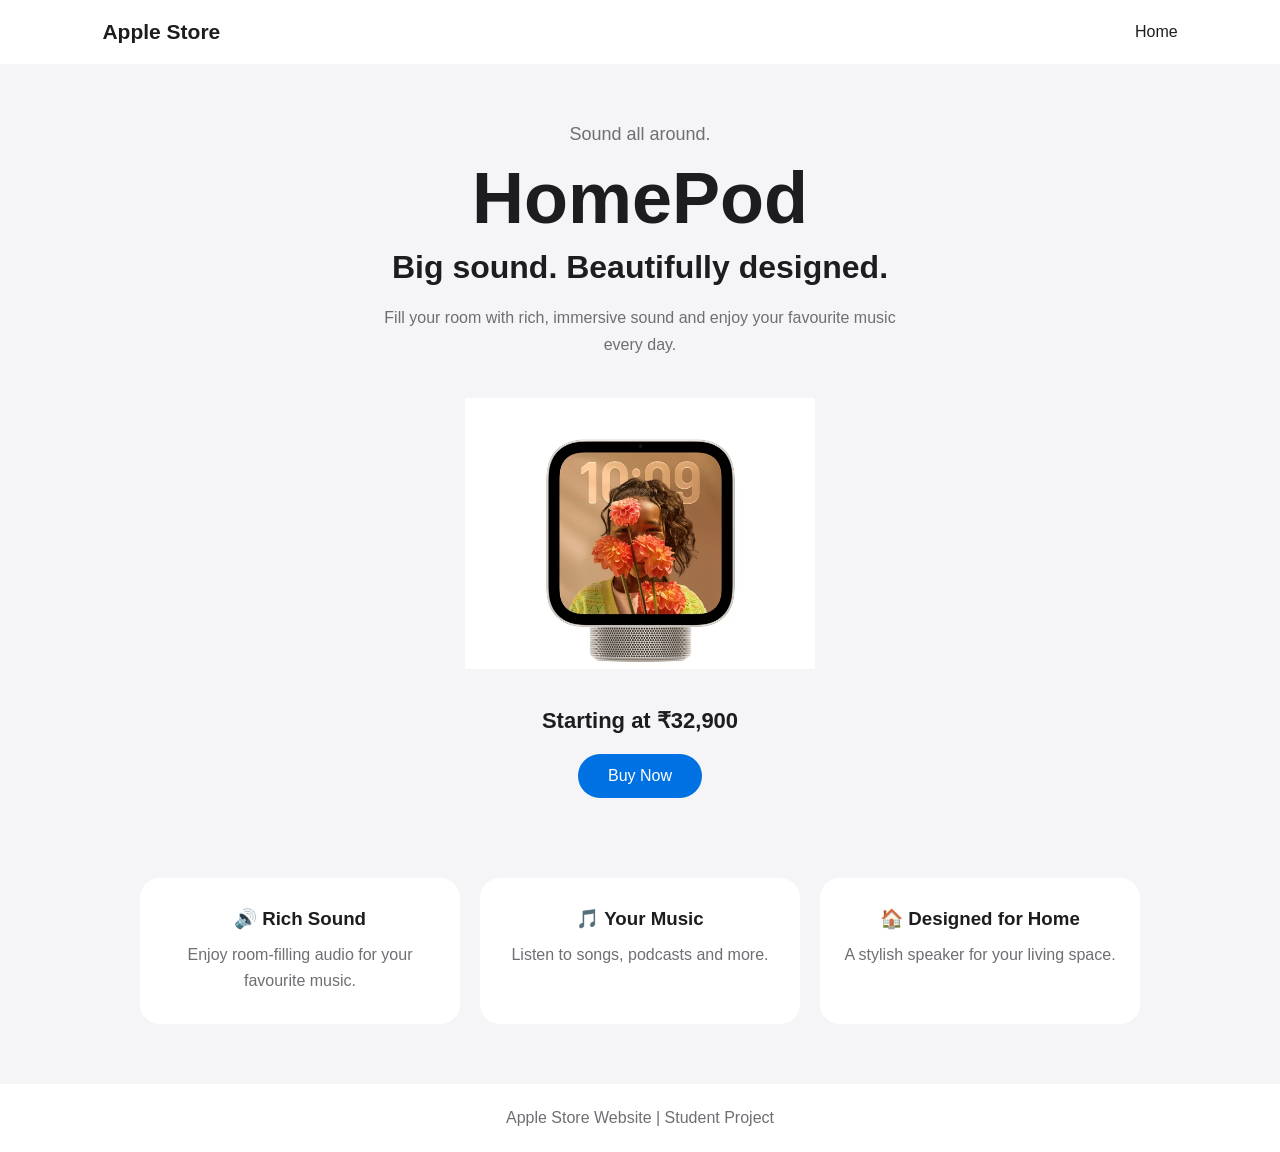
<file: HomePod.html>
<!DOCTYPE html>
<html lang="en">
<head>
    <meta charset="UTF-8">
    <meta name="viewport" content="width=device-width, initial-scale=1.0">
    <title>HomePod | Apple Store</title>
    <link rel="stylesheet" href="HomePod.css">
</head>
<body>

    <nav class="navbar">
        <a href="index.html" class="logo">Apple Store</a>
        <a href="index.html">Home</a>
    </nav>

    <section class="hero">
        <p class="tagline">Sound all around.</p>
        <h1>HomePod</h1>
        <h2>Big sound. Beautifully designed.</h2>

        <p class="description">
            Fill your room with rich, immersive sound
            and enjoy your favourite music every day.
        </p>

        <img src="image/homepod.webp" alt="HomePod speaker" class="homepod-image">
        <h3>Starting at ₹32,900</h3>
        <button onclick="alert('Thank you for choosing HomePod!')"> Buy Now </button>
    </section>

    <section class="features">
        <div class="card">
            <h3>🔊 Rich Sound</h3>
            <p>Enjoy room-filling audio for your favourite music.</p>
        </div>

        <div class="card">
            <h3>🎵 Your Music</h3>
            <p>Listen to songs, podcasts and more.</p>
        </div>

        <div class="card">
            <h3>🏠 Designed for Home</h3>
            <p>A stylish speaker for your living space.</p>
        </div>
    </section>

    <footer>Apple Store Website | Student Project</footer>

</body>
</html>
</file>
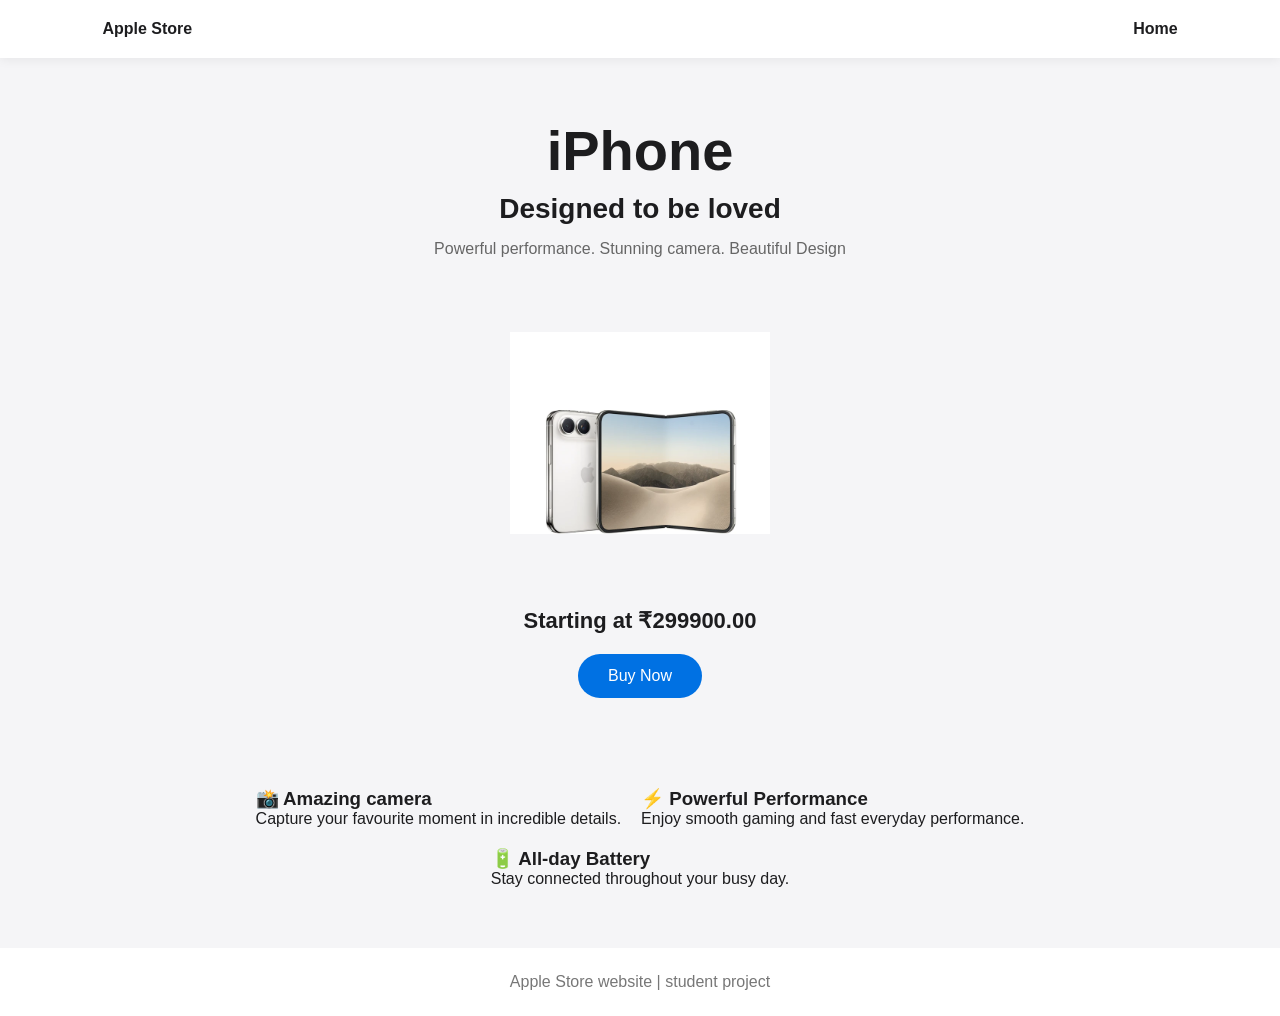
<file: iPhone.html>
<!DOCTYPE html>
<html lang="en">
<head>
    <meta charset="UTF-8">
    <meta name="viewport" content="width=device-width, initial-scale=1.0">
    <title>iPhone | Apple Store></title>
    <link rel="stylesheet" href="iPhone.css">
</head>
<body>
    <nav class="navbar">
        <a href="index.html">Apple Store</a>
        <a href="index.html">Home</a>
    </nav> 

    <section class="hero">
        <h1>iPhone</h1>
        <h2>Designed to be loved</h2>
        <p>Powerful performance. Stunning camera. Beautiful Design</p>
        <img src="image/iphone.webp" alt="iPhone" class="phone-image">
        <h3>Starting at ₹299900.00</h3>
        <button onclick="alert('Thank you for choosing iPhone!')">Buy Now</button>
    </section>

    <section class="features">
        <div class="features-card">
            <h3>📸 Amazing camera</h3>
            <p>Capture your favourite moment in incredible details.</p>
        </div>

        <div class="features-card">
            <h3>⚡ Powerful Performance</h3>
            <p>Enjoy smooth gaming and fast everyday performance.</p>
        </div>

        <div class="features-card">
            <h3>🔋 All-day Battery</h3>
            <p>Stay connected throughout your busy day.</p>
        </div>
    </section>

    <footer>
        <p>Apple Store website | student project</p>
    </footer>
    
</body>
</html>
</file>
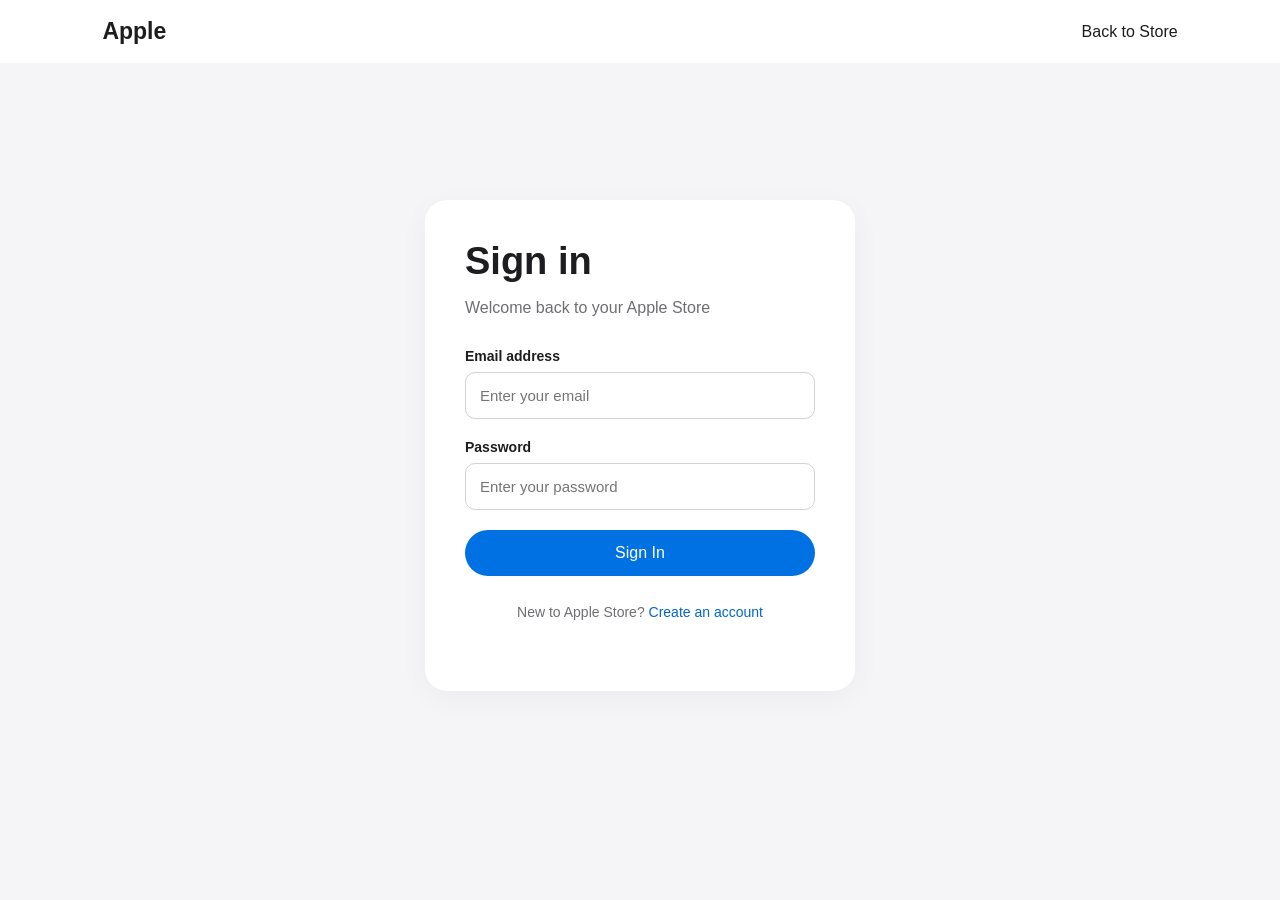
<file: login.html>
<!DOCTYPE html>
<html lang="en">
<head>
    <meta charset="UTF-8">
    <meta name="viewport" content="width=device-width, initial-scale=1.0">
    <title>Sign In | Apple Store</title>
    <link rel="stylesheet" href="login.css">
</head>
<body>
    <nav class="navbar">
        <a href="index.html" class="logo">Apple</a>
        <a href="index.html">Back to Store</a>
    </nav>

    <main class="login-container">
        <div class="login-card">
            <h1>Sign in</h1>
            <p>Welcome back to your Apple Store</p>
            <form action="#" method="get">
                <label for="email">Email address</label>
                <input type="email" id="email" name="email" placeholder="Enter your email" required>
                <label for="password">Password</label>
                <input type="password" id="password" name="password" placeholder="Enter your password" required>
                <button type="submit">Sign In</button>
            </form>

            <p class="signup-text">
                New to Apple Store?
                <a href="#singnup">Create an account</a>
            </p>
        </div>
    </main>

</body>
</html>
</file>
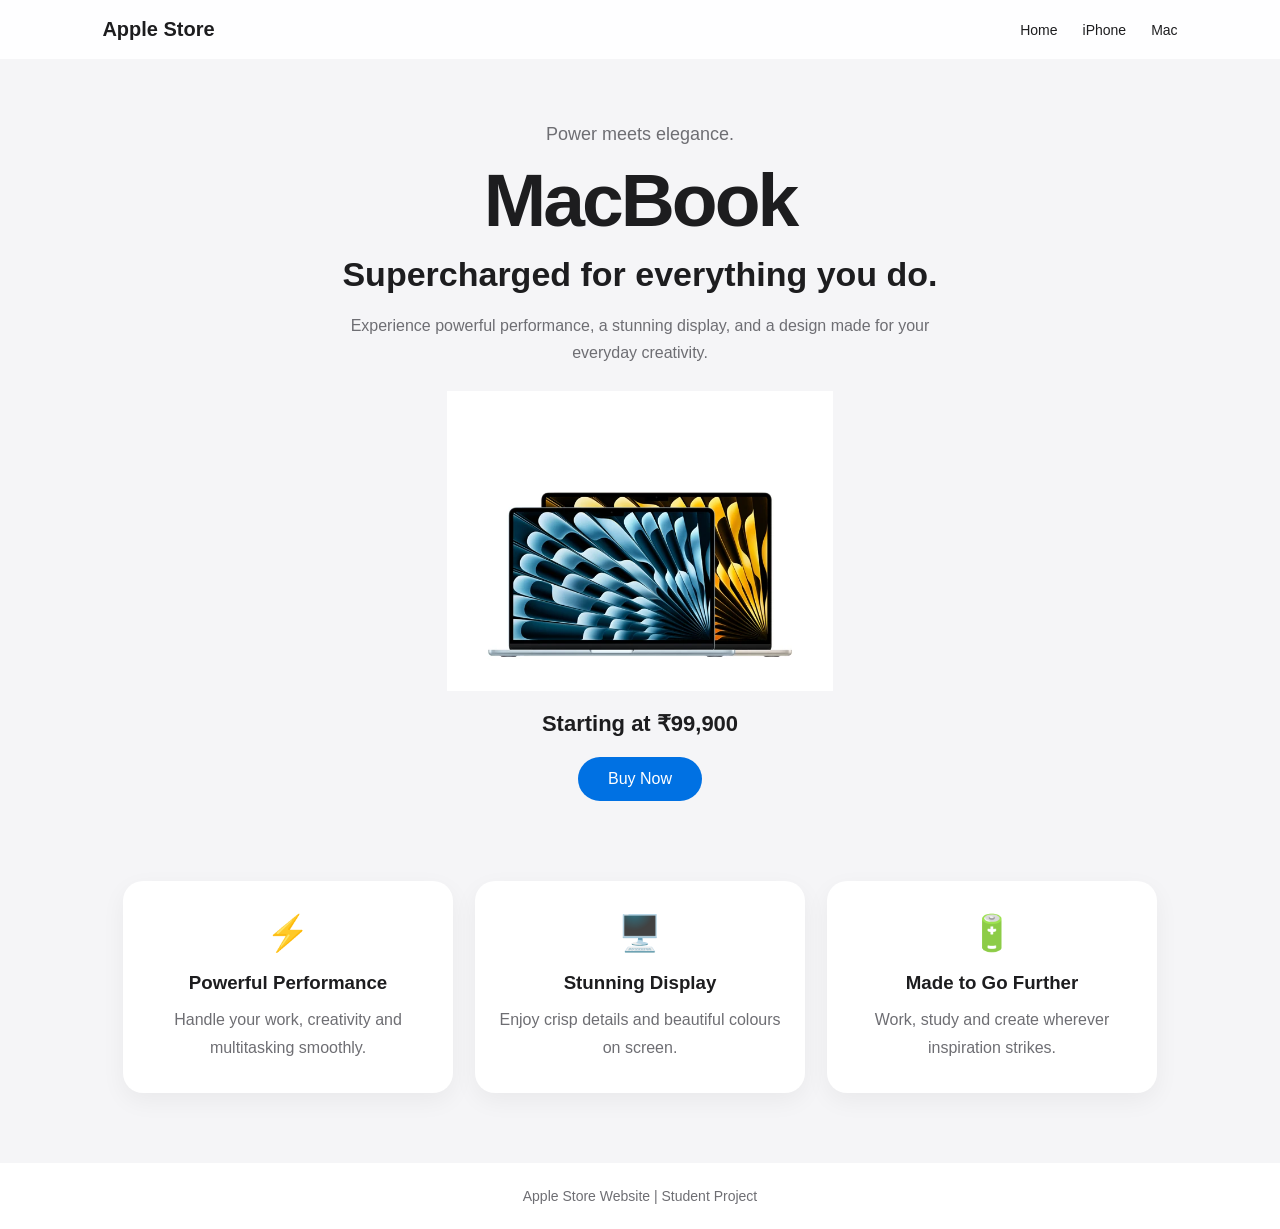
<file: mac.html>
<!DOCTYPE html>
<html lang="en">
<head>
    <meta charset="UTF-8">
    <meta name="viewport" content="width=device-width, initial-scale=1.0">
    <title>Mac | Apple Store</title>
    <link rel="stylesheet" href="mac.css">
</head>
<body>

    <nav class="navbar">
        <a href="index.html" class="logo">Apple Store</a>
        <div class="nav-links">
            <a href="index.html">Home</a>
            <a href="iPhone.html">iPhone</a>
            <a href="mac.html">Mac</a>
        </div>
    </nav>

    <section class="hero">
        <p class="eyebrow">Power meets elegance.</p>
        <h1>MacBook</h1>
        <h2>Supercharged for everything you do.</h2>
        <p class="description">
            Experience powerful performance, a stunning display,
            and a design made for your everyday creativity.
        </p>

        <img src="image/mac.webp" alt="MacBook" class="mac-image">

        <h3>Starting at ₹99,900</h3>

        <button onclick="alert('Thank you for choosing Mac!')">Buy Now</button>
    </section>

    <section class="features">
        <div class="feature-card">
            <span>⚡</span>
            <h3>Powerful Performance</h3>
            <p>Handle your work, creativity and multitasking smoothly.</p>
        </div>

        <div class="feature-card">
            <span>🖥️</span>
            <h3>Stunning Display</h3>
            <p>Enjoy crisp details and beautiful colours on screen.</p>
        </div>

        <div class="feature-card">
            <span>🔋</span>
            <h3>Made to Go Further</h3>
            <p>Work, study and create wherever inspiration strikes.</p>
        </div>
    </section>

    <footer>
        <p>Apple Store Website | Student Project</p>
    </footer>
     
    
</body>
</html>
</file>
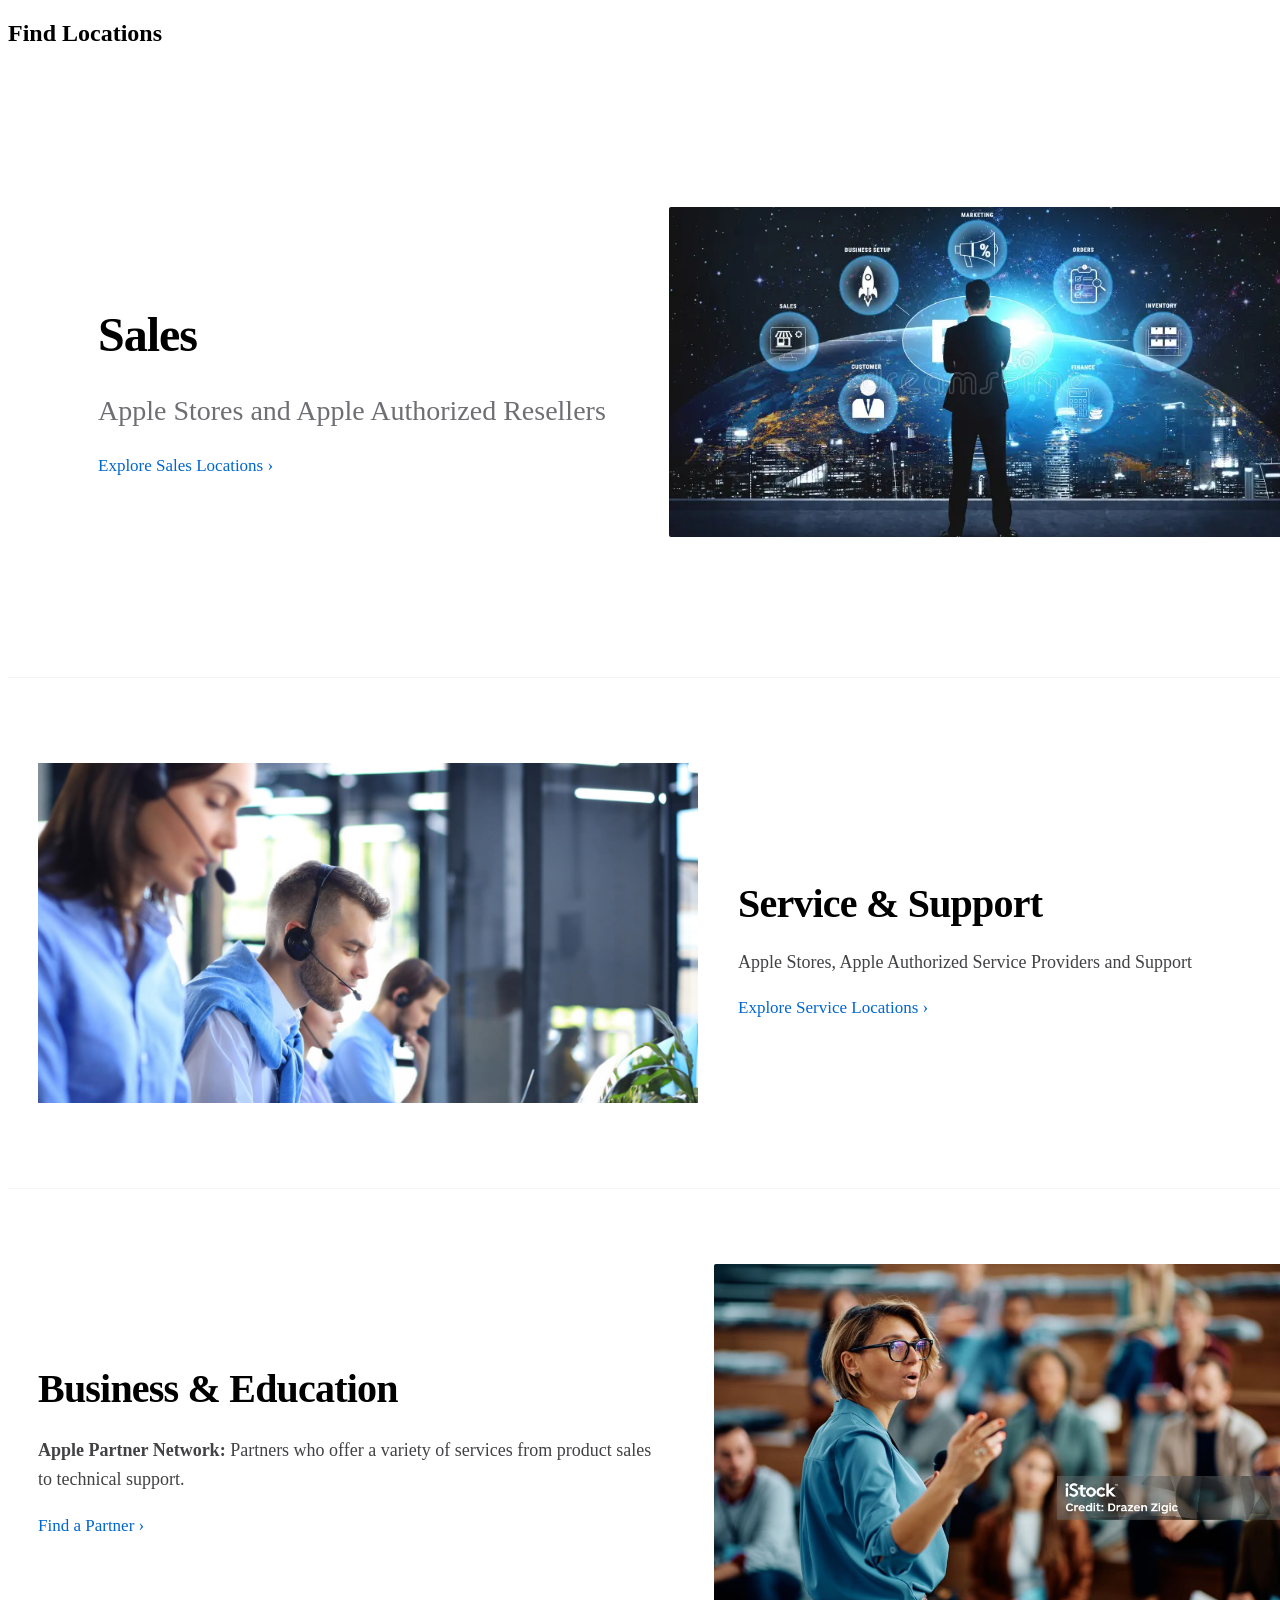
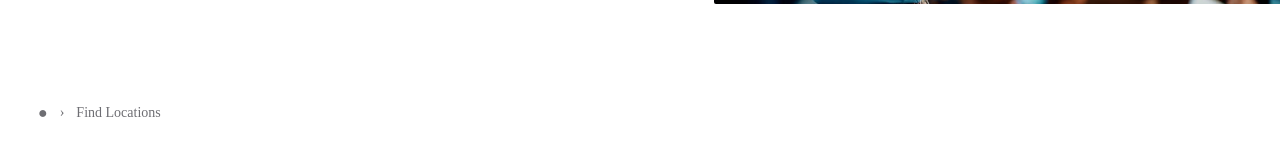
<file: other-retailer.html>
<!DOCTYPE html>
<html lang="en">
<head>
    <meta charset="UTF-8">
    <meta name="viewport" content="width=device-width, initial-scale=1.0">

    <title>Find Locations - Apple</title>

    <link rel="stylesheet" href="other-retailer.css">
</head>
<body>

    <!-- Find Locations Header -->
    <header class="locations-header">
        <h2>Find Locations</h2>
    </header>

    <!-- Sales Section -->
    <main>
        <section class="sales-section">

            <div class="sales-text">
                <h1>Sales</h1>

                <p>
                    Apple Stores and Apple Authorized Resellers
                </p>

                <a href="https://locate.apple.com/sales">
                    Explore Sales Locations ›
                </a>
            </div>

            <div class="sales-image">
                <img
                    src="image/sales.webp" alt="Apple Store"
                >
            </div>

        </section>

        <!-- Next section will be added here -->
        <div id="sales-locations"></div>

    </main>

    <!-- Service & Support Section -->
<section class="service-section">

    <div class="service-image">
        <img src="image/support service.jpg"
             alt="Apple Store service and support">
    </div>

    <div class="service-text">
        <h2>Service &amp; Support</h2>

        <p>
            Apple Stores, Apple Authorized Service Providers and
            Support
        </p>

        <a href="https://getsupport.apple.com/repair-locations?locale=en_IN">
            Explore Service Locations ›
        </a>
    </div>

</section>

<!-- Business & Education Section -->
<section class="business-education-section">

    <div class="business-education-text">
        <h2>Business &amp; Education</h2>

        <p>
            <strong>Apple Partner Network:</strong>
            Partners who offer a variety of services from product
            sales to technical support.
        </p>

        <a href="https://partnernetwork.apple.com/in/?cid=us-locate">
            Find a Partner ›
        </a>
    </div>

    <div class="business-education-image">
        <img src="image/education nd business.jpg"
             alt="People working together with Apple devices">
    </div>

</section>

<!-- Breadcrumb -->
<div class="locations-breadcrumb">
    <span class="breadcrumb-apple">●</span>
    <span>›</span>
    <span>Find Locations</span>
</div>





</body>
</html>
</file>
<file: style.css>
* {
    margin: 0;
    padding: 0;
    box-sizing: border-box;
}

body{
    font-family: Arial, sans-serif;
    background: #ffffff;
    color: #1d1d1f;
}

.navbar{
    background: #f5f5f7;
    padding: 18px 30px;
    display: flex;
    justify-content: space-between;
    align-items: center;
}

.logo{
    font-size: 24px;
    font-weight: bold;
}

.navbar a {
    color: #1d1d1f;
    text-decoration: none;
    margin-left: 20px;
    font-size: 14px;
}

.hero{
    text-align: center;
    padding: 80px 20px;
    background: #fbfbfd;
}

.hero h1{
    font-size: 48px;
    margin-bottom: 25px;
}

.hero p{
    font-size: 21px;
    margin-bottom: 25px;
}

.hero button{
    background: #0071e3;
    color: white;
    border: none;
    padding: 12px 24px;
    border-radius: 25px;
    cursor: pointer;
}

/* PRODUCTS SECTION */
.products {
    padding: 60px 30px;
    text-align: center;
    background: #ffffff;
    color: #1d1d1f;
}

.products h2 {
    font-size: 36px;
    font-weight: 600;
    margin-bottom: 35px;
}

/* PRODUCT GRID */
.product-container {
    display: grid;
    grid-template-columns: repeat(3, minmax(0, 1fr));
    gap: 24px;
    max-width: 1100px;
    margin: 0 auto;
}

/* PRODUCT CARD */
.product-card {
    background: #f5f5f7;
    padding: 40px 20px;
    border-radius: 22px;
    text-align: center;
    transition: transform 0.3s ease,
                box-shadow 0.3s ease;
}

.product-card:hover {
    transform: translateY(-6px);
    box-shadow: 0 12px 25px rgba(0, 0, 0, 0.08);
}

/* PRODUCT NAME */
.product-card h3 {
    font-size: 27px;
    font-weight: 600;
    margin-bottom: 12px;
}

/* PRODUCT DESCRIPTION */
.product-card p {
    font-size: 15px;
    color: #515154;
    line-height: 1.5;
    margin-bottom: 20px;
}

/* BUY BUTTON */
.product-card button {
    background: #0071e3;
    color: #ffffff;
    border: none;
    border-radius: 25px;
    padding: 10px 24px;
    font-size: 14px;
    cursor: pointer;
}

.product-card button:hover {
    background: #005bb5;
}

/* TABLET */
@media (max-width: 800px) {
    .product-container {
        grid-template-columns: repeat(2, minmax(0, 1fr));
    }
}

/* MOBILE */
@media (max-width: 500px) {
    .product-container {
        grid-template-columns: 1fr;
    }

    .products {
        padding: 40px 16px;
    }

    .products h2 {
        font-size: 28px;
    }
}

/* FIX: Product layout */
.products {
    width: 100%;
    box-sizing: border-box;
}

.product-container {
    display: grid;
    grid-template-columns: repeat(3, minmax(0, 1fr));
    gap: 24px;
    width: 100%;
    max-width: 1100px;
    margin: 0 auto;
}

.product-card {
    box-sizing: border-box;
    min-width: 0;
}

.product-card button {
    display: inline-block;
    width: auto;
}

@media (max-width: 800px) {
    .product-container {
        grid-template-columns: repeat(2, minmax(0, 1fr));
    }
}

@media (max-width: 500px) {
    .product-container {
        grid-template-columns: 1fr;
    }
}

/* PRODUCT CARD DESIGN IMPROVEMENT */
.product-card {
    min-height: 230px;
    padding: 35px 20px;
    border-radius: 22px;
    background: #f5f5f7;
    text-align: center;
    box-sizing: border-box;
    overflow: hidden;
}

.product-card h3 {
    font-size: 28px;
    color: #1d1d1f;
    margin-top: 0;
    margin-bottom: 12px;
}

.product-card p {
    font-size: 16px;
    color: #424245;
    margin-bottom: 20px;
}

.product-card button {
    background: #0071e3;
    color: white;
    border: none;
    border-radius: 25px;
    padding: 10px 20px;
    cursor: pointer;
    transition: background 0.2s ease;
}

.product-card button:hover {
    background: #005bb5;
}

.product-card:hover {
    box-shadow: 0 8px 24px rgba(0, 0, 0, 0.08);
}

@media (max-width: 600px) {
    .product-container {
        grid-template-columns: 1fr;
    }
}
.product-image{
    display: block;
    width: 100%;
    max-width: 240px;
    height: 180px;
    object-fit: contain;
    margin: 20px auto;
}

/* PRODUCT DETAILS POPUP */
.popup {
    display: none;
    position: fixed;
    top: 0;
    left: 0;
    width: 100%;
    height: 100%;
    background: rgba(0, 0, 0, 0.5);
    z-index: 1000;
    justify-content: center;
    align-items: center;
}

.popup-content {
    background: white;
    width: 90%;
    max-width: 450px;
    padding: 35px;
    border-radius: 22px;
    text-align: center;
    box-sizing: border-box;
}

.close-btn {
    float: right;
    border: none;
    background: #eeeeee;
    border-radius: 50%;
    width: 32px;
    height: 32px;
    font-size: 22px;
    cursor: pointer;
}

.popup-content h2 {
    font-size: 30px;
    margin-top: 35px;
}

.popup-content p {
    color: #555555;
    line-height: 1.6;
}

.popup-content h3 {
    color: #0071e3;
}

.popup-content button:last-child {
    background: #0071e3;
    color: white;
    border: none;
    padding: 12px 25px;
    border-radius: 25px;
    cursor: pointer;
}


.search-container{
    display: flex;
    justify-content: center;
    padding: 30px 20px;
    background: #f5f5f7;
}

.search-container form {
    display: flex;
    width: 100%;
    max-width: 550px;
    gap: 10px;
}

.search-container input {
    flex: 1;
    min-width: 0;
    padding: 14px 20px;
    border: 1px solid #d2d2d7;
    border-radius: 25px;
    background: white;
    font-size: 16px;
    outline: none;
}

.search-container input:focus{
    border-color: #007;
    box-shadow: 0 0 0 3px #0071e320;
}

.search-container button{
    padding: 12px 22px;
    border: none;
    border-radius: 25px;
    background: #0071e3;
    color: white;
    font-size: 16px;
}


/* Smooth scrolling */
html {
    scroll-behavior: smooth;
}

/* Product cards */
.product-card {
    transition: transform 0.3s ease, box-shadow 0.3s ease;
}

.product-card:hover {
    transform: translateY(-8px);
    box-shadow: 0 15px 30px rgba(0, 0, 0, 0.12);
}

/* Product images */
.product-card img {
    transition: transform 0.35s ease;
}

.product-card:hover img {
    transform: scale(1.05);
}

/* Buttons */
button {
    transition: background-color 0.25s ease,
                transform 0.25s ease,
                box-shadow 0.25s ease;
}

button:hover {
    transform: translateY(-2px);
    box-shadow: 0 5px 12px rgba(0, 0, 0, 0.12);
}

/* Navigation links */
nav a {
    transition: color 0.25s ease;
}

nav a:hover {
    color: #0071e3;
}

/* Search input */
.search-container input {
    transition: border-color 0.25s ease,
                box-shadow 0.25s ease;
}

.search-container input:focus {
    border-color: #0071e3;
    box-shadow: 0 0 0 3px rgba(0, 113, 227, 0.12);
}

/* Respect reduced-motion preferences */
@media (prefers-reduced-motion: reduce) {
    *,
    *::before,
    *::after {
        scroll-behavior: auto !important;
        transition-duration: 0.01ms !important;
        animation-duration: 0.01ms !important;
    }
}
.mm{
    width: 100%;
    height: 500px;
}


/* Apple-style footer */
.apple-footer {
    background: #f5f5f7;
    color: #424245;
    padding: 35px 7% 20px;
    font-family: Arial, sans-serif;
    font-size: 12px;
    display: flex;
    justify-content: space-between;
}

.footer-columns {
    display: grid;
    grid-template-columns: repeat(5, minmax(0, 1fr));
    gap: 30px;
    padding-bottom: 30px;
}

.footer-column {
    display: flex;
    flex-direction: column;
    align-items: flex-start;
    gap: 11px;
}

.footer-column h4 {
    color: #1d1d1f;
    font-size: 12px;
    font-weight: 600;
    margin: 0 0 3px;
}

.footer-column h4:not(:first-child) {
    margin-top: 16px;
}

.footer-column a,
.footer-legal a {
    color: #424245;
    text-decoration: none;
}

.footer-column a:hover,
.footer-legal a:hover {
    text-decoration: underline;
    color: #0071e3;
}

.footer-bottom {
    border-top: 1px solid #d2d2d7;
    padding-top: 18px;
}

.footer-shopping {
    margin: 0 0 18px;
    padding-bottom: 14px;
    border-bottom: 1px solid #d2d2d7;
    line-height: 1.7;
}

.footer-legal {
    display: flex;
    flex-wrap: wrap;
    align-items: center;
    gap: 12px 18px;
    line-height: 1.8;
}

@media (max-width: 900px) {
    .footer-columns {
        grid-template-columns: repeat(3, minmax(0, 1fr));
        gap: 28px 20px;
    }
}

@media (max-width: 600px) {
    .apple-footer {
        padding: 28px 20px 18px;
    }

    .footer-columns {
        grid-template-columns: repeat(2, minmax(0, 1fr));
        gap: 28px 16px;
    }

    .footer-legal {
        flex-direction: column;
        align-items: flex-start;
        gap: 8px;
    }
}

/* Footer bottom and copyright */
.footer-bottom {
    background: #f5f5f7;
    color: #6e6e73;
    font-family: Arial, sans-serif;
    font-size: 12px;
    padding: 18px 7%;
}

.more-ways-shop {
    line-height: 1.8;
    padding-bottom: 16px;
    margin-bottom: 16px;
    border-bottom: 1px solid #d2d2d7;
}

.footer-bottom a {
    color: #0066cc;
    text-decoration: underline;
}

.copyright-row {
    display: flex;
    justify-content: space-between;
    align-items: center;
    flex-wrap: wrap;
    gap: 12px;
}

.copyright-links {
    display: flex;
    flex-wrap: wrap;
    gap: 10px;
}

.copyright-links a {
    color: #424245;
    text-decoration: none;
}

.copyright-links a:hover {
    text-decoration: underline;
}

@media (max-width: 600px) {
    .copyright-row,
    .copyright-links {
        flex-direction: column;
        align-items: flex-start;
    }
}
</file>
<file: Accessories.css>
* {
    margin: 0;
    padding: 0;
    box-sizing: border-box;
}

body {
    font-family: Arial, sans-serif;
    background: #f5f5f7;
    color: #1d1d1f;
}

.navbar {
    background: white;
    padding: 20px 8%;
    display: flex;
    justify-content: space-between;
    align-items: center;
    flex-wrap: wrap;
    gap: 15px;
}

.navbar a {
    text-decoration: none;
    color: #1d1d1f;
}

.logo {
    font-size: 21px;
    font-weight: bold;
}

.nav-links {
    display: flex;
    flex-wrap: wrap;
    gap: 22px;
}

.nav-links a:hover {
    color: #0071e3;
}

.hero {
    text-align: center;
    padding: 65px 20px 45px;
}

.eyebrow {
    color: #6e6e73;
    font-size: 18px;
    margin-bottom: 12px;
}

.hero h1 {
    font-size: clamp(42px, 7vw, 72px);
    letter-spacing: -2px;
    margin-bottom: 12px;
}

.hero h2 {
    font-size: clamp(23px, 4vw, 34px);
    margin-bottom: 18px;
}

.hero p:last-child {
    color: #6e6e73;
    line-height: 1.7;
}

.products {
    display: grid;
    grid-template-columns: repeat(2, minmax(0, 1fr));
    gap: 25px;
    padding: 25px 8% 70px;
}

.product-card {
    background: white;
    border-radius: 22px;
    padding: 28px 20px;
    text-align: center;
    box-shadow: 0 8px 25px rgba(0, 0, 0, 0.05);
    transition: transform 0.2s;
}

.product-card:hover {
    transform: translateY(-5px);
}

.product-card img {
    width: 100%;
    max-width: 230px;
    height: 190px;
    object-fit: contain;
    margin-bottom: 18px;
}

.product-card h3 {
    font-size: 23px;
    margin-bottom: 12px;
}

.product-card p {
    color: #6e6e73;
    line-height: 1.6;
    margin-bottom: 15px;
}

.product-card h4 {
    font-size: 17px;
    margin-bottom: 18px;
}

button {
    background: #0071e3;
    color: white;
    border: none;
    border-radius: 25px;
    padding: 12px 27px;
    font-size: 15px;
    cursor: pointer;
    transition: 0.2s;
}

button:hover {
    background: #005bb5;
    transform: scale(1.04);
}

footer {
    background: white;
    text-align: center;
    padding: 25px;
    color: #6e6e73;
}

@media (max-width: 600px) {
    .navbar {
        padding: 18px 5%;
    }

    .nav-links {
        gap: 13px;
    }

    .hero {
        padding: 45px 15px 30px;
    }

    .products {
        grid-template-columns: 1fr;
        padding: 20px 5% 45px;
    }
}
</file>
<file: AirPod.css>
* {
    margin: 0;
    padding: 0;
    box-sizing: border-box;
}

body {
    font-family: Arial, sans-serif;
    background: #f5f5f7;
    color: #1d1d1f;
}

.navbar {
    background: white;
    padding: 18px 8%;
    display: flex;
    justify-content: space-between;
    align-items: center;
    flex-wrap: wrap;
    gap: 15px;
}

.navbar a {
    text-decoration: none;
    color: #1d1d1f;
    font-size: 14px;
}

.navbar .logo {
    font-size: 20px;
    font-weight: bold;
}

.nav-links {
    display: flex;
    flex-wrap: wrap;
    gap: 22px;
}

.navbar a:hover {
    color: #0071e3;
}

.hero {
    text-align: center;
    padding: 65px 20px 50px;
}

.eyebrow {
    color: #6e6e73;
    font-size: 18px;
    margin-bottom: 12px;
}

.hero h1 {
    font-size: clamp(45px, 7vw, 74px);
    letter-spacing: -3px;
    margin-bottom: 12px;
}

.hero h2 {
    font-size: clamp(23px, 4vw, 34px);
    margin-bottom: 18px;
}

.description {
    max-width: 580px;
    margin: 0 auto 25px;
    color: #6e6e73;
    line-height: 1.7;
}

.airpods-image {
    display: block;
    width: 400px;
    max-width: 90%;
    height: 300px;
    object-fit: contain;
    margin: 20px auto;
}

.hero h3 {
    font-size: 22px;
    margin: 20px 0;
}

button {
    background: #0071e3;
    color: white;
    border: none;
    border-radius: 25px;
    padding: 13px 30px;
    font-size: 16px;
    cursor: pointer;
    transition: 0.2s;
}

button:hover {
    background: #005bb5;
    transform: scale(1.04);
}

.features {
    display: flex;
    justify-content: center;
    align-items: stretch;
    flex-wrap: wrap;
    gap: 22px;
    padding: 30px 8% 70px;
}

.feature-card {
    background: white;
    border-radius: 20px;
    padding: 32px 24px;
    text-align: center;
    flex: 1;
    min-width: 220px;
    max-width: 330px;
    box-shadow: 0 8px 25px rgba(0, 0, 0, 0.05);
}

.feature-card span {
    font-size: 35px;
}

.feature-card h3 {
    margin: 18px 0 12px;
}

.feature-card p {
    color: #6e6e73;
    line-height: 1.7;
}

footer {
    background: white;
    text-align: center;
    padding: 25px;
    color: #6e6e73;
    font-size: 14px;
}

@media (max-width: 600px) {
    .navbar {
        padding: 18px 5%;
    }

    .nav-links {
        gap: 14px;
    }

    .hero {
        padding-top: 45px;
    }

    .airpods-image {
        height: 230px;
    }

    .features {
        padding: 20px 5% 45px;
    }
}
</file>
<file: ApplePencil.css>
* {
    margin: 0;
    padding: 0;
    box-sizing: border-box;
}

body {
    font-family: Arial, sans-serif;
    background: #f5f5f7;
    color: #1d1d1f;
}

.navbar {
    height: 55px;
    background: #ffffff;
    display: flex;
    align-items: center;
    justify-content: center;
    gap: 35px;
    box-shadow: 0 2px 8px #00000010;
}

.navbar a {
    color: #1d1d1f;
    text-decoration: none;
    font-size: 14px;
}

.navbar .logo {
    font-size: 20px;
    font-weight: bold;
}

.product {
    min-height: 85vh;
    display: flex;
    align-items: center;
    justify-content: center;
    gap: 70px;
    padding: 60px 8%;
}

.product-image img {
    width: 100%;
    max-width: 420px;
    object-fit: contain;
}

.product-info {
    max-width: 450px;
}

.tag {
    color: #6e6e73;
    margin-bottom: 12px;
    font-size: 18px;
}

.product-info h1 {
    font-size: 55px;
    margin-bottom: 20px;
}

.description {
    color: #515154;
    font-size: 18px;
    line-height: 1.7;
    margin-bottom: 25px;
}

.product-info h2 {
    font-size: 28px;
    margin-bottom: 25px;
}

button {
    display: block;
    background: #0071e3;
    color: white;
    border: none;
    border-radius: 25px;
    padding: 13px 30px;
    font-size: 16px;
    cursor: pointer;
    margin-bottom: 20px;
}

button:hover {
    background: #005bb5;
}

.back {
    color: #0066cc;
    text-decoration: none;
}

@media (max-width: 700px) {
    .product {
        flex-direction: column;
        text-align: center;
        gap: 35px;
        padding: 40px 20px;
    }

    .product-info h1 {
        font-size: 40px;
    }

    .product-image img {
        max-width: 280px;
    }

    button {
        margin: 0 auto 20px;
    }
}
</file>
<file: AppleWatch.css>
* {
    margin: 0;
    padding: 0;
    box-sizing: border-box;
}

body {
    font-family: Arial, sans-serif;
    background: #f5f5f7;
    color: #1d1d1f;
}

.navbar {
    background: #ffffff;
    padding: 18px 8%;
    display: flex;
    justify-content: space-between;
    align-items: center;
    flex-wrap: wrap;
    gap: 15px;
}

.navbar a {
    text-decoration: none;
    color: #1d1d1f;
    font-size: 14px;
}

.navbar .logo {
    font-size: 20px;
    font-weight: bold;
}

.nav-links {
    display: flex;
    flex-wrap: wrap;
    gap: 22px;
}

.navbar a:hover {
    color: #0071e3;
}

.hero {
    text-align: center;
    padding: 65px 20px 50px;
}

.eyebrow {
    color: #6e6e73;
    font-size: 18px;
    margin-bottom: 12px;
}

.hero h1 {
    font-size: clamp(42px, 7vw, 72px);
    letter-spacing: -2px;
    margin-bottom: 12px;
}

.hero h2 {
    font-size: clamp(23px, 4vw, 34px);
    margin-bottom: 18px;
}

.description {
    max-width: 580px;
    margin: 0 auto 25px;
    color: #6e6e73;
    line-height: 1.7;
}

.watch-image {
    display: block;
    width: 350px;
    max-width: 90%;
    height: 320px;
    object-fit: contain;
    margin: 20px auto;
}

.hero h3 {
    font-size: 22px;
    margin: 20px 0;
}

button {
    background: #0071e3;
    color: white;
    border: none;
    border-radius: 25px;
    padding: 13px 30px;
    font-size: 16px;
    cursor: pointer;
    transition: 0.2s;
}

button:hover {
    background: #005bb5;
    transform: scale(1.04);
}

.features {
    display: flex;
    justify-content: center;
    align-items: stretch;
    flex-wrap: wrap;
    gap: 22px;
    padding: 30px 8% 70px;
}

.feature-card {
    background: white;
    border-radius: 20px;
    padding: 32px 24px;
    text-align: center;
    flex: 1;
    min-width: 220px;
    max-width: 330px;
    box-shadow: 0 8px 25px rgba(0, 0, 0, 0.05);
}

.feature-card span {
    font-size: 35px;
}

.feature-card h3 {
    margin: 18px 0 12px;
}

.feature-card p {
    color: #6e6e73;
    line-height: 1.7;
}

footer {
    background: white;
    text-align: center;
    padding: 25px;
    color: #6e6e73;
    font-size: 14px;
}

@media (max-width: 600px) {
    .navbar {
        padding: 18px 5%;
    }

    .nav-links {
        gap: 14px;
    }

    .hero {
        padding-top: 45px;
    }

    .watch-image {
        height: 250px;
    }

    .features {
        padding: 20px 5% 45px;
    }
}
</file>
<file: cart.css>
* {
    margin: 0;
    padding: 0;
    box-sizing: border-box;
}

body {
    font-family: Arial, sans-serif;
    background: #f5f5f7;
    color: #1d1d1f;
}

.navbar {
    background: rgba(255, 255, 255, 0.95);
    padding: 18px 8%;
    display: flex;
    justify-content: space-between;
    align-items: center;
}

.navbar a {
    color: #1d1d1f;
    text-decoration: none;
    font-size: 14px;
}

.navbar .logo {
    font-size: 22px;
    font-weight: bold;
}

.cart-container {
    max-width: 1000px;
    margin: 55px auto;
    padding: 20px;
}

.cart-container h1 {
    font-size: 46px;
    margin-bottom: 10px;
}

.subtitle {
    color: #6e6e73;
    margin-bottom: 35px;
}

.cart-item {
    display: flex;
    align-items: center;
    gap: 30px;
    background: white;
    padding: 25px;
    border-radius: 20px;
    margin-bottom: 20px;
}

.product-image {
    width: 180px;
    height: 170px;
    display: flex;
    align-items: center;
    justify-content: center;
    background: #f5f5f7;
    border-radius: 15px;
}

.product-image img {
    max-width: 90%;
    max-height: 90%;
    object-fit: contain;
}

.product-info {
    flex: 1;
}

.product-info h2 {
    font-size: 25px;
    margin-bottom: 10px;
}

.product-info p {
    color: #6e6e73;
    margin-bottom: 12px;
}

.product-info .price {
    color: #1d1d1f;
    font-weight: bold;
    font-size: 20px;
}

.actions {
    display: flex;
    align-items: center;
    gap: 12px;
    margin-top: 18px;
}

.actions button {
    border: none;
    border-radius: 20px;
    padding: 9px 14px;
    cursor: pointer;
    background: #e8e8ed;
    color: #1d1d1f;
}

.actions .remove {
    background: transparent;
    color: #0066cc;
}

.summary {
    background: white;
    max-width: 430px;
    margin: 35px 0 0 auto;
    padding: 28px;
    border-radius: 20px;
}

.summary h2 {
    margin-bottom: 25px;
}

.summary-row {
    display: flex;
    justify-content: space-between;
    margin-bottom: 18px;
    color: #515154;
}

.summary-row.total {
    border-top: 1px solid #ddd;
    padding-top: 20px;
    color: #1d1d1f;
    font-weight: bold;
    font-size: 20px;
}

.checkout {
    width: 100%;
    border: none;
    border-radius: 25px;
    padding: 15px;
    margin-top: 10px;
    background: #0071e3;
    color: white;
    font-size: 16px;
    cursor: pointer;
}

.checkout:hover {
    background: #005bb5;
}

@media (max-width: 600px) {
    .cart-container {
        margin: 25px auto;
    }

    .cart-container h1 {
        font-size: 36px;
    }

    .cart-item {
        flex-direction: column;
        align-items: flex-start;
    }

    .product-image {
        width: 100%;
    }

    .summary {
        max-width: 100%;
    }
}
</file>
<file: checkout.css>
* {
    margin: 0;
    padding: 0;
    box-sizing: border-box;
}

body {
    font-family: Arial, sans-serif;
    background: #f5f5f7;
    color: #1d1d1f;
}

.navbar {
    background: white;
    padding: 18px 8%;
    display: flex;
    justify-content: space-between;
    align-items: center;
}

.navbar a {
    color: #1d1d1f;
    text-decoration: none;
}

.logo {
    font-size: 23px;
    font-weight: bold;
}

.checkout-container {
    max-width: 1100px;
    margin: 45px auto;
    padding: 20px;
}

.checkout-container h1 {
    font-size: 44px;
    margin-bottom: 10px;
}

.subtitle {
    color: #6e6e73;
    margin-bottom: 35px;
}

.checkout-layout {
    display: grid;
    grid-template-columns: 1.4fr 1fr;
    gap: 25px;
    align-items: start;
}

.checkout-form,
.order-summary {
    background: white;
    padding: 30px;
    border-radius: 20px;
}

.checkout-form h2,
.order-summary h2 {
    margin-bottom: 25px;
}

.checkout-form form > label:not(.payment-option) {
    display: block;
    margin: 18px 0 8px;
    font-size: 14px;
    font-weight: bold;
}

.checkout-form input:not([type="radio"]),
.checkout-form textarea {
    width: 100%;
    padding: 13px;
    border: 1px solid #d2d2d7;
    border-radius: 10px;
    font-size: 15px;
    font-family: inherit;
}

.checkout-form input:focus,
.checkout-form textarea:focus {
    outline: 2px solid #0071e3;
    border-color: transparent;
}

.payment-heading {
    margin-top: 30px;
}

.payment-option {
    display: flex;
    align-items: center;
    gap: 10px;
    margin: 18px 0;
}

.payment-option input {
    accent-color: #0071e3;
}

.place-order {
    width: 100%;
    margin-top: 25px;
    padding: 15px;
    border: none;
    border-radius: 25px;
    background: #0071e3;
    color: white;
    font-size: 16px;
    cursor: pointer;
}

.place-order:hover {
    background: #005bb5;
}

.summary-row {
    display: flex;
    justify-content: space-between;
    gap: 15px;
    margin: 20px 0;
    color: #515154;
}

.summary-row.total {
    padding-top: 20px;
    border-top: 1px solid #ddd;
    color: #1d1d1f;
    font-size: 20px;
    font-weight: bold;
}

.secure-note {
    color: #6e6e73;
    font-size: 13px;
    line-height: 1.6;
    margin-top: 25px;
}

.checkout {
    display: block;
    text-align: center;
    text-decoration: none;
    border-radius: 25px;
    padding: 15px;
    margin-top: 10px;
    background: #0071e3;
    color: white;
    font-size: 16px;
}

.checkout:hover{
    background: #005bb5;
}


@media (max-width: 750px) {
    .checkout-layout {
        grid-template-columns: 1fr;
    }

    .checkout-container {
        margin: 25px auto;
        padding: 15px;
    }

    .checkout-container h1 {
        font-size: 36px;
    }

    .checkout-form,
    .order-summary {
        padding: 22px;
    }
}
</file>
<file: find-store.css>
* {
    margin: 0;
    padding: 0;
    box-sizing: border-box;
}

body {
    font-family: Arial, Helvetica, sans-serif;
    background: #fff;
    color: #1d1d1f;
}

.stores-section {
    max-width: 1280px;
    margin: 0 auto;
    padding: 120px 35px 60px;
}

.stores-section > h1 {
    text-align: center;
    font-size: clamp(32px, 4vw, 48px);
    font-weight: 600;
    letter-spacing: -1.5px;
    margin-bottom: 55px;
}

.stores-row {
    position: relative;
    display: grid;
    grid-template-columns: repeat(3, minmax(0, 1fr));
    gap: 45px;
}

.store-card {
    min-width: 0;
}

.store-card img {
    display: block;
    width: 100%;
    height: 225px;
    object-fit: cover;
    border-radius: 17px;
    margin-bottom: 25px;
}

.store-card h2 {
    font-size: 23px;
    line-height: 1.35;
    font-weight: 600;
    margin-bottom: 8px;
}

.store-card p {
    color: #6e6e73;
    font-size: 17px;
    line-height: 1.6;
}

.store-card .store-time {
    color: #1d1d1f;
    margin-top: 45px;
}

.next-button {
    position: absolute;
    right: -20px;
    top: 35%;
    width: 52px;
    height: 52px;
    border: none;
    border-radius: 50%;
    background: #f5f5f7;
    color: #777;
    font-size: 40px;
    line-height: 1;
    cursor: pointer;
    box-shadow: 0 2px 12px rgba(0, 0, 0, 0.08);
}

.next-button:hover {
    background: #e5e5ea;
}

@media (max-width: 900px) {
    .stores-section {
        padding: 70px 25px 45px;
    }

    .stores-row {
        grid-template-columns: repeat(2, minmax(0, 1fr));
        gap: 28px;
    }

    .store-card:nth-of-type(3) {
        display: none;
    }
}

@media (max-width: 600px) {
    .stores-section {
        padding: 50px 20px 35px;
    }

    .stores-section > h1 {
        margin-bottom: 30px;
    }

    .stores-row {
        grid-template-columns: 1fr;
    }

    .store-card:nth-of-type(2),
    .store-card:nth-of-type(3) {
        display: none;
    }

    .store-card img {
        height: 230px;
    }

    .store-card h2 {
        font-size: 21px;
    }

    .store-card .store-time {
        margin-top: 30px;
    }

    .next-button {
        right: -10px;
    }
}


/* Section below stores in united states */
.retail-heading{
    text-align: center;
    padding: 60px 20px 25px;
}

.retail-heading h1{
    font-size: clamp(30px, 4vw, 48px);
    font-weight: 600;
    letter-spacing: -1px;
    margin-bottom: 15px;
}

.retail-heading p{
    font-size: clamp(18px, 2vw, 24px);
}

.vision-section{
    max-width: 1200px;
    margin: 25px auto 70px;
    padding: 20px 30px;
    display: flex;
    align-items: center;
    gap: 45px;
}

.vision-text{
    flex: 1;
    text-align: center;
}

.vision-text h3{
    font-size: 23px;
    margin-bottom: 10px;
}

.vision-text h2{
    font-size: clamp(27px, 3vw, 38px);
    margin-bottom: 10px;
}

.vision-text p{
    font-size: 20px;
    line-height: 1.5;
    margin-bottom: 20px;
}

.vision-text a{
    color: #06c;
    font-size: 19px;
    text-decoration: none;
}

.vision-image{
    flex: 1;
    min-width: 0;
}

.vision-image img{
    display: block;
    width: 100%;
    height: 430px;
    object-fit: cover;
    border-radius: 16px;
}

/* Ways to Save Section */

.ways-save-section {
    max-width: 1250px;
    margin: 35px auto 70px;
    padding: 35px 30px;
    display: flex;
    align-items: center;
    justify-content: space-between;
    gap: 55px;
    background: #fff;
}

.ways-save-image {
    flex: 1;
    min-width: 0;
}

.ways-save-image img {
    display: block;
    width: 100%;
    height: 400px;
    object-fit: contain;
}

.ways-save-text {
    flex: 1;
    text-align: center;
}

.ways-save-text h3 {
    font-size: 23px;
    font-weight: 600;
    margin-bottom: 15px;
}

.ways-save-text h2 {
    font-size: clamp(27px, 3vw, 38px);
    line-height: 1.25;
    letter-spacing: -0.6px;
    margin-bottom: 20px;
}

.ways-save-text p {
    font-size: 18px;
    line-height: 1.6;
    margin-bottom: 20px;
}

.ways-save-text a {
    color: #06c;
    font-size: 18px;
    text-decoration: none;
}

.ways-save-text a:hover {
    text-decoration: underline;
}

/* Mobile responsive */

@media (max-width: 700px) {
    .ways-save-section {
        flex-direction: column;
        padding: 25px 20px;
        gap: 25px;
    }

    .ways-save-image {
        width: 100%;
    }

    .ways-save-image img {
        height: 280px;
    }

    .ways-save-text h2 {
        font-size: 28px;
    }

    .ways-save-text p {
        font-size: 16px;
    }
}

/* Education Section */
.education-section {
    max-width: 1250px;
    min-height: 480px;
    margin: 35px auto 70px;
    padding: 50px 35px;
    display: flex;
    align-items: center;
    justify-content: space-between;
    gap: 35px;
    background: #f5f5f7;
    border-radius: 20px;
    overflow: hidden;
}

.education-text {
    flex: 1;
    text-align: center;
}

.education-text h3 {
    font-size: 24px;
    font-weight: 600;
    margin-bottom: 12px;
}

.education-text h2 {
    font-size: 38px;
    line-height: 1.2;
    letter-spacing: -0.7px;
    margin-bottom: 22px;
}

.education-text sup {
    font-size: 13px;
}

.education-text p {
    font-size: 18px;
    line-height: 1.5;
    margin-bottom: 22px;
}

.education-text a {
    color: #06c;
    font-size: 18px;
    text-decoration: none;
}

.education-text a:hover {
    text-decoration: underline;
}

.education-image {
    flex: 1;
    min-width: 0;
}

.education-image img {
    display: block;
    width: 100%;
    height: 350px;
    object-fit: contain;
}

@media (max-width: 700px) {
    .education-section {
        flex-direction: column;
        padding: 35px 20px;
        gap: 20px;
    }

    .education-text h2 {
        font-size: 30px;
    }

    .education-text p {
        font-size: 16px;
    }

    .education-image img {
        height: 250px;
    }
}

/* Shopping Benefits Section */
.shopping-benefits {
    max-width: 1250px;
    margin: 30px auto 70px;
    padding: 55px 30px;
    display: grid;
    grid-template-columns: 1fr 1fr;
    gap: 30px;
}

.benefit-card {
    min-height: 280px;
    background: #f5f5f7;
    border-radius: 22px;
    padding: 35px 20px;
    display: flex;
    flex-direction: column;
    align-items: center;
    justify-content: center;
    text-align: center;
}

.benefit-icon {
    width: 44px;
    height: 44px;
    margin-bottom: 22px;
}

.benefit-icon svg {
    width: 100%;
    height: 100%;
}

.financing-icon {
    color: #b94c91;
}

.pickup-icon {
    color: #1687c9;
}

.benefit-card h2 {
    font-size: 24px;
    font-weight: 600;
    line-height: 1.3;
    letter-spacing: -0.4px;
    margin: 0 0 18px;
}

.benefit-card a {
    color: #06c;
    font-size: 16px;
    text-decoration: none;
}

.benefit-card a:hover {
    text-decoration: underline;
}

@media (max-width: 700px) {
    .shopping-benefits {
        grid-template-columns: 1fr;
        padding: 25px 18px;
        gap: 20px;
    }

    .benefit-card {
        min-height: 250px;
        padding: 30px 15px;
    }

    .benefit-card h2 {
        font-size: 21px;
    }
}

/* Genius Bar Section */
.genius-section {
    max-width: 1250px;
    margin: 45px auto 70px;
    padding: 20px 30px;
}

.genius-heading {
    text-align: center;
    margin-bottom: 65px;
}

.genius-heading h2 {
    font-size: clamp(28px, 3.5vw, 42px);
    line-height: 1.2;
    letter-spacing: -1px;
    margin-bottom: 15px;
}

.genius-heading p {
    font-size: 20px;
    line-height: 1.5;
    color: #333;
}

.genius-content {
    display: flex;
    align-items: center;
    gap: 45px;
}

.genius-text {
    flex: 1;
    text-align: center;
}

.genius-text h3 {
    font-size: 21px;
    font-weight: 600;
    margin-bottom: 12px;
}

.genius-text h2 {
    font-size: clamp(23px, 2.5vw, 30px);
    line-height: 1.3;
    margin-bottom: 20px;
}

.genius-text a {
    color: #06c;
    text-decoration: none;
    font-size: 17px;
}

.genius-text a:hover {
    text-decoration: underline;
}

.genius-prepare {
    margin-top: 25px;
}

.genius-prepare span {
    font-size: 20px;
    margin-left: 3px;
}

.genius-image {
    flex: 1.15;
    min-width: 0;
}

.genius-image img {
    display: block;
    width: 100%;
    height: 370px;
    object-fit: cover;
    border-radius: 18px;
}

@media (max-width: 700px) {
    .genius-section {
        padding: 15px 20px;
    }

    .genius-heading {
        margin-bottom: 35px;
    }

    .genius-heading p {
        font-size: 17px;
    }

    .genius-content {
        flex-direction: column;
        gap: 30px;
    }

    .genius-text h2 br {
        display: none;
    }

    .genius-image {
        width: 100%;
    }

    .genius-image img {
        height: 260px;
    }
}
</file>
<file: HomePod.css>
* {
    margin: 0;
    padding: 0;
    box-sizing: border-box;
}

body {
    font-family: Arial, sans-serif;
    background: #f5f5f7;
    color: #1d1d1f;
}

.navbar {
    background: white;
    padding: 20px 8%;
    display: flex;
    justify-content: space-between;
    align-items: center;
}

.navbar a {
    color: #1d1d1f;
    text-decoration: none;
}

.logo {
    font-size: 21px;
    font-weight: bold;
}

.hero {
    text-align: center;
    padding: 60px 20px;
}

.tagline {
    color: #6e6e73;
    font-size: 18px;
    margin-bottom: 12px;
}

.hero h1 {
    font-size: clamp(45px, 7vw, 72px);
    margin-bottom: 10px;
}

.hero h2 {
    font-size: clamp(22px, 4vw, 32px);
    margin-bottom: 18px;
}

.description {
    max-width: 550px;
    margin: auto;
    color: #6e6e73;
    line-height: 1.7;
}

.homepod-image {
    display: block;
    width: 350px;
    max-width: 90%;
    height: 300px;
    object-fit: contain;
    margin: 25px auto;
}

.hero h3 {
    margin-bottom: 20px;
    font-size: 22px;
}

button {
    background: #0071e3;
    color: white;
    border: none;
    padding: 13px 30px;
    border-radius: 25px;
    font-size: 16px;
    cursor: pointer;
}

button:hover {
    background: #005bb5;
}

.features {
    display: flex;
    justify-content: center;
    flex-wrap: wrap;
    gap: 20px;
    padding: 20px 8% 60px;
}

.card {
    background: white;
    padding: 30px 20px;
    border-radius: 20px;
    text-align: center;
    flex: 1;
    min-width: 220px;
    max-width: 320px;
}

.card p {
    color: #6e6e73;
    line-height: 1.6;
    margin-top: 12px;
}

footer {
    text-align: center;
    padding: 25px;
    background: white;
    color: #6e6e73;
}

@media (max-width: 600px) {
    .hero {
        padding: 40px 15px;
    }

    .homepod-image {
        height: 230px;
    }
}
</file>
<file: iPhone.css>
* {
    margin: 0;
    padding: 0;
    box-sizing: border-box;
}

body {
    font-family: Arial, sans-serif;
    background: #f5f5f7;
    color: #1d1d1f;
}

.navbar {
    background: #ffffff;
    padding: 20px 8%;
    display: flex;
    justify-content: space-between;
    box-shadow: 0 2px 10px #00000010;
}

.navbar a {
    text-decoration: none;
    color: #1d1d1f;
    font-weight: bold;
}

.hero {
    text-align: center;
    padding: 60px 20px;
}

.hero h1 {
    font-size: 56px;
    margin-bottom: 10px;
}

.hero h2 {
    font-size: 28px;
    margin-bottom: 15px;
}

.hero p {
    color: #666;
    margin-bottom: 25px;
}

.phone-image {
    display: block;
    width: 260px;
    max-width: 90%;
    height: 300px;
    object-fit: contain;
    margin: 25px auto;
}

.hero h3 {
    margin: 20px 0;
    font-size: 22px;
}

button {
    background: #0071e3;
    color: white;
    border: none;
    padding: 13px 30px;
    border-radius: 25px;
    font-size: 16px;
    cursor: pointer;
}

button:hover {
    background: #005bb5;
}

.features {
    display: flex;
    justify-content: center;
    gap: 20px;
    padding: 30px 8% 60px;
    flex-wrap: wrap;
}

.feature-card {
    background: white;
    padding: 30px 20px;
    border-radius: 18px;
    text-align: center;
    flex: 1;
    min-width: 220px;
    max-width: 320px;
    box-shadow: 0 5px 20px #00000008;
}

.feature-card h3 {
    margin-bottom: 15px;
}

.feature-card p {
    color: #666;
    line-height: 1.6;
}

footer {
    text-align: center;
    padding: 25px;
    color: #777;
    background: white;
}

@media (max-width: 600px) {
    .hero h1 {
        font-size: 42px;
    }

    .hero h2 {
        font-size: 23px;
    }

    .features {
        padding: 20px;
    }
}
</file>
<file: login.css>
* {
    margin: 0;
    padding: 0;
    box-sizing: border-box;
}

body {
    font-family: Arial, sans-serif;
    background: #f5f5f7;
    color: #1d1d1f;
}

.navbar {
    background: white;
    padding: 18px 8%;
    display: flex;
    justify-content: space-between;
    align-items: center;
}

.navbar a {
    color: #1d1d1f;
    text-decoration: none;
}

.navbar .logo {
    font-size: 23px;
    font-weight: bold;
}

.login-container {
    min-height: 85vh;
    display: flex;
    align-items: center;
    justify-content: center;
    padding: 30px 20px;
}

.login-card {
    width: 100%;
    max-width: 430px;
    background: white;
    padding: 40px;
    border-radius: 22px;
    box-shadow: 0 8px 30px #0000000a;
}

.login-card h1 {
    font-size: 38px;
    margin-bottom: 12px;
}

.login-card > p {
    color: #6e6e73;
    line-height: 1.6;
    margin-bottom: 28px;
}

.login-card form {
    display: flex;
    flex-direction: column;
}

.login-card label {
    margin-bottom: 8px;
    font-size: 14px;
    font-weight: bold;
}

.login-card input {
    width: 100%;
    padding: 14px;
    margin-bottom: 20px;
    border: 1px solid #d2d2d7;
    border-radius: 10px;
    font-size: 15px;
}

.login-card input:focus {
    outline: 2px solid #0071e3;
    border-color: transparent;
}

.login-card button {
    border: none;
    border-radius: 25px;
    padding: 14px;
    background: #0071e3;
    color: white;
    font-size: 16px;
    cursor: pointer;
}

.login-card button:hover {
    background: #005bb5;
}

.signup-text {
    margin-top: 25px;
    font-size: 14px;
    text-align: center;
}

.signup-text a {
    color: #0066cc;
    text-decoration: none;
}

@media (max-width: 480px) {
    .login-card {
        padding: 28px 22px;
    }
}
</file>
<file: mac.css>
* {
    margin: 0;
    padding: 0;
    box-sizing: border-box;
}

body {
    font-family: Arial, sans-serif;
    background: #f5f5f7;
    color: #1d1d1f;
}

.navbar {
    background: rgba(255, 255, 255, 0.95);
    padding: 18px 8%;
    display: flex;
    justify-content: space-between;
    align-items: center;
    flex-wrap: wrap;
    gap: 15px;
}

.navbar a {
    text-decoration: none;
    color: #1d1d1f;
    font-size: 14px;
}

.navbar .logo {
    font-size: 20px;
    font-weight: bold;
}

.nav-links {
    display: flex;
    gap: 25px;
}

.navbar a:hover {
    color: #0071e3;
}

.hero {
    text-align: center;
    padding: 65px 20px 50px;
    overflow: hidden;
}

.eyebrow {
    color: #6e6e73;
    font-size: 18px;
    margin-bottom: 12px;
}

.hero h1 {
    font-size: clamp(45px, 7vw, 75px);
    letter-spacing: -3px;
    margin-bottom: 12px;
}

.hero h2 {
    font-size: clamp(22px, 4vw, 34px);
    margin-bottom: 18px;
}

.description {
    max-width: 600px;
    margin: 0 auto 25px;
    color: #6e6e73;
    line-height: 1.7;
}

.mac-image {
    display: block;
    width: 600px;
    max-width: 90%;
    height: 300px;
    object-fit: contain;
    margin: 20px auto;
}

.hero h3 {
    font-size: 22px;
    margin: 20px 0;
}

button {
    background: #0071e3;
    color: white;
    border: none;
    border-radius: 25px;
    padding: 13px 30px;
    font-size: 16px;
    cursor: pointer;
    transition: background 0.2s, transform 0.2s;
}

button:hover {
    background: #005bb5;
    transform: scale(1.04);
}

.features {
    display: flex;
    justify-content: center;
    align-items: stretch;
    flex-wrap: wrap;
    gap: 22px;
    padding: 30px 8% 70px;
}

.feature-card {
    background: white;
    border-radius: 20px;
    padding: 32px 24px;
    text-align: center;
    flex: 1;
    min-width: 220px;
    max-width: 330px;
    box-shadow: 0 8px 25px rgba(0, 0, 0, 0.05);
}

.feature-card span {
    font-size: 35px;
}

.feature-card h3 {
    margin: 18px 0 12px;
}

.feature-card p {
    color: #6e6e73;
    line-height: 1.7;
}

footer {
    background: white;
    text-align: center;
    padding: 25px;
    color: #6e6e73;
    font-size: 14px;
}

@media (max-width: 600px) {
    .navbar {
        padding: 18px 5%;
    }

    .nav-links {
        gap: 15px;
    }

    .hero {
        padding-top: 45px;
    }

    .mac-image {
        height: 220px;
    }

    .features {
        padding: 20px 5% 45px;
    }
}
</file>
<file: other-retailer.css>
/* Sales Section */
.sales-section {
    width: 100%;
    max-width: 1250px;
    min-height: 470px;
    margin: 0 auto;
    padding: 70px 30px;
    display: flex;
    flex-direction: row;
    align-items: center;
    justify-content: space-between;
    gap: 55px;

}

/* Left Side Text */
.sales-text {
    padding-left: 60px;
    flex: 1;
    min-width: 0;
}

.sales-text h1 {
    font-size: 48px;
    font-weight: 600;
    letter-spacing: -1px;
    margin-bottom: 25px;
}

.sales-text p {
    font-size: 28px;
    color: #6e6e73;
    margin-bottom: 24px;
    line-height: 1.5;
}

.sales-text a {
    color: #06c;
    font-size: 17px;
    text-decoration: none;
}

.sales-text a:hover {
    text-decoration: underline;
}

/* Right Side Image */
.sales-image {
    flex: 1.2;
    min-width: 0;
}

.sales-image img {
    display: block;
    width: 100%;
    
        height: 330px;
    object-fit: cover;
    border-radius: 2px;
}

/* Mobile Responsive */
@media (max-width: 700px) {
    .sales-section {
        flex-direction: column;
        align-items: stretch;
        padding: 35px 22px;
        gap: 28px;
    }

    .sales-text h1 {
        font-size: 40px;
    }

    .sales-text p {
        font-size: 16px;
    }

    .sales-image img {
        width: 100%;
        max-width: 100%;
        height: 250px;
    }
}

/* Service & Support Section */
.service-section {
    width: 100%;
    max-width: 1250px;
    min-height: 420px;
    margin: 0 auto;
    padding: 45px 30px;
    display: flex;
    flex-direction: row;
    align-items: center;
    gap: 40px;
    border-top: 1px solid #f5f5f7;
}

.service-image {
    flex: 1.2;
    min-width: 0;
}

.service-image img {
    display: block;
    width: 100%;
    height: 340px;
    object-fit: cover;
}

.service-text {
    flex: 1;
    min-width: 0;
}

.service-text h2 {
    font-size: 40px;
    font-weight: 600;
    letter-spacing: -0.8px;
    margin-bottom: 22px;
}

.service-text p {
    font-size: 18px;
    line-height: 1.5;
    color: #424245;
    margin-bottom: 22px;
}

.service-text a {
    font-size: 17px;
    color: #06c;
    text-decoration: none;
}

.service-text a:hover {
    text-decoration: underline;
}

@media (max-width: 700px) {
    .service-section {
        flex-direction: column;
        align-items: stretch;
        padding: 30px 22px;
        gap: 25px;
    }

    .service-image img {
        height: 250px;
    }

    .service-text h2 {
        font-size: 32px;
    }

    .service-text p {
        font-size: 16px;
    }
}

/* Business & Education Section */
.business-education-section {
    width: 100%;
    max-width: 1250px;
    min-height: 400px;
    margin: 0 auto;
    padding: 45px 30px;
    display: flex;
    flex-direction: row;
    align-items: center;
    justify-content: space-between;
    gap: 45px;
    border-top: 1px solid #f5f5f7;
}

.business-education-text {
    flex: 1.1;
    min-width: 0;
}

.business-education-text h2 {
    font-size: 40px;
    font-weight: 600;
    letter-spacing: -0.8px;
    margin-bottom: 24px;
}

.business-education-text p {
    font-size: 18px;
    line-height: 1.6;
    color: #424245;
    margin-bottom: 22px;
}

.business-education-text p strong {
    font-weight: 600;
}

.business-education-text a {
    font-size: 17px;
    color: #06c;
    text-decoration: none;
}

.business-education-text a:hover {
    text-decoration: underline;
}

.business-education-image {
    flex: 1;
    min-width: 0;
}

.business-education-image img {
    display: block;
    width: 100%;
    height: 340px;
    object-fit: cover;
    border-radius: 2px;
}

/* Breadcrumb */
.locations-breadcrumb {
    max-width: 1250px;
    margin: 0 auto;
    padding: 25px 30px;
    display: flex;
    align-items: center;
    gap: 12px;
    color: #6e6e73;
    font-size: 14px;
}

.breadcrumb-apple {
    font-size: 16px;
}

@media (max-width: 700px) {
    .business-education-section {
        flex-direction: column;
        align-items: stretch;
        padding: 35px 22px;
        gap: 28px;
    }

    .business-education-text h2 {
        font-size: 32px;
    }

    .business-education-text p {
        font-size: 16px;
    }

    .business-education-image img {
        height: 250px;
    }
}
</file>
